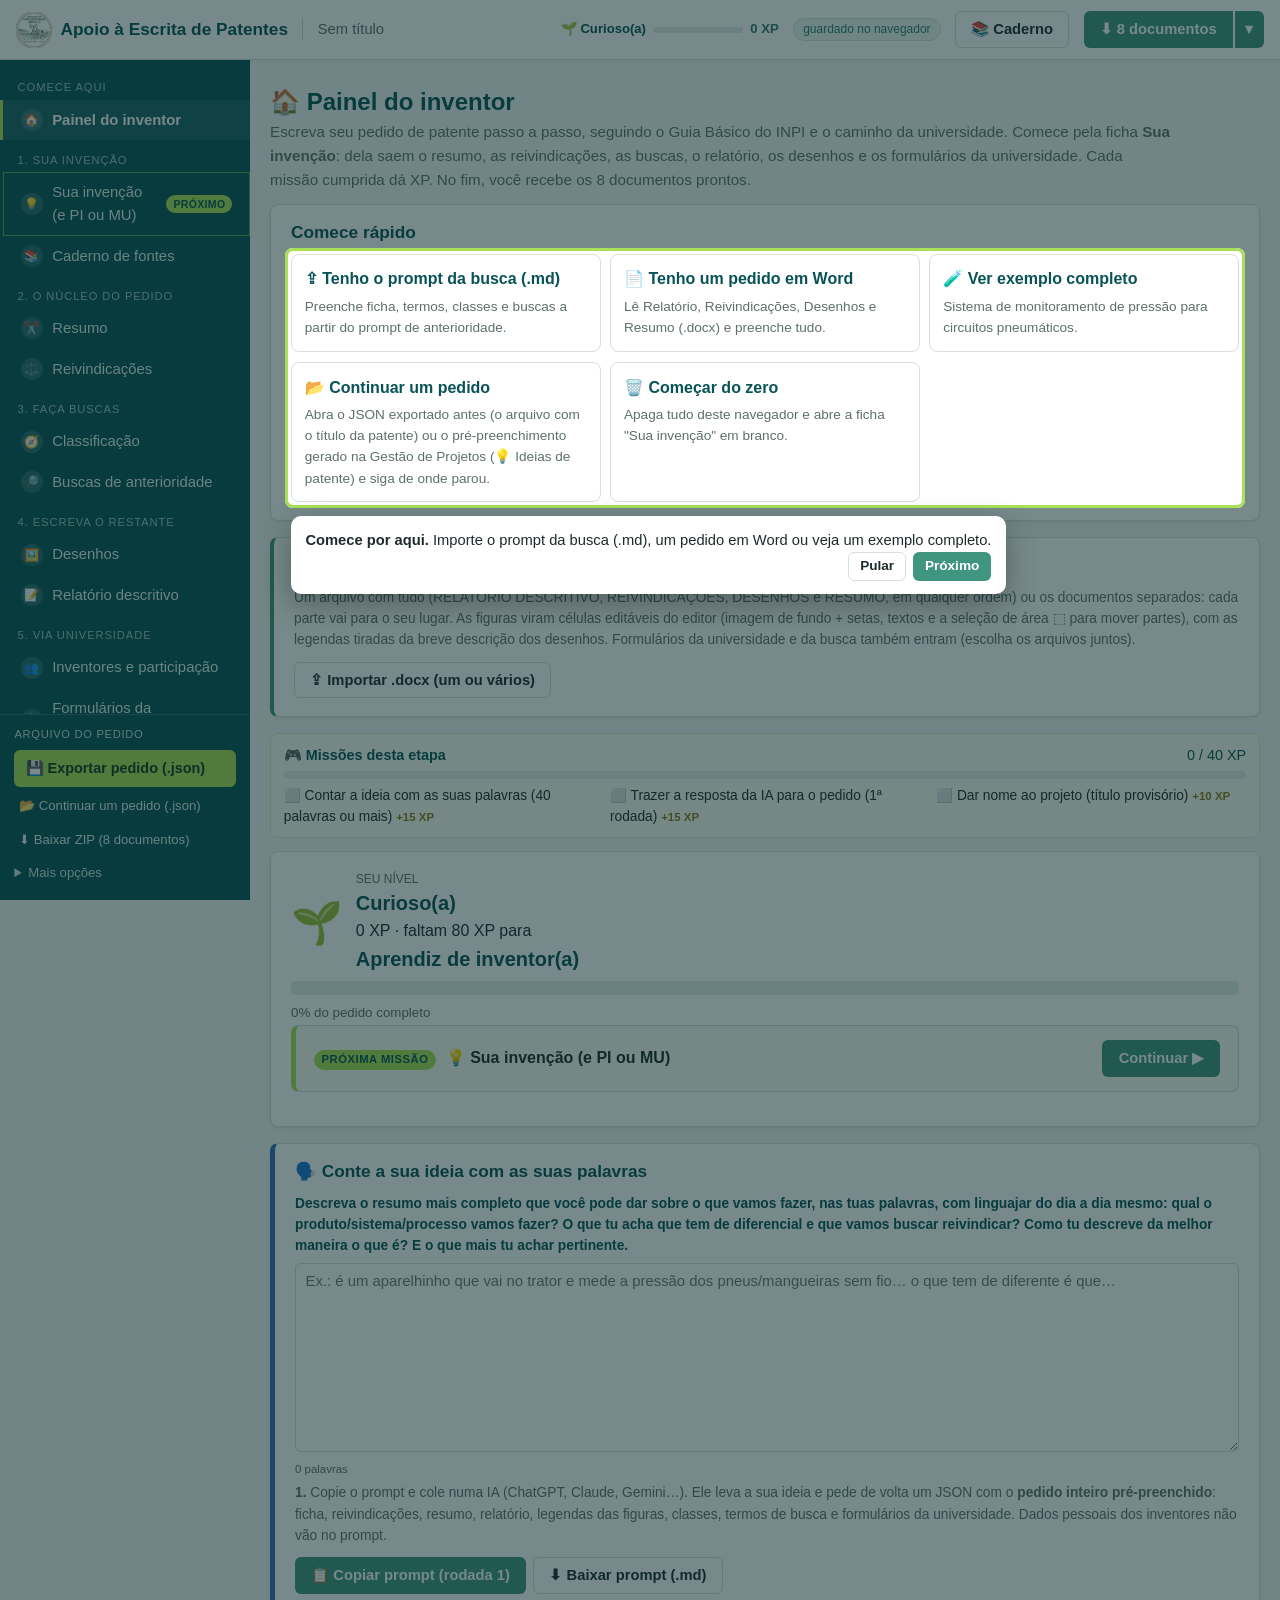
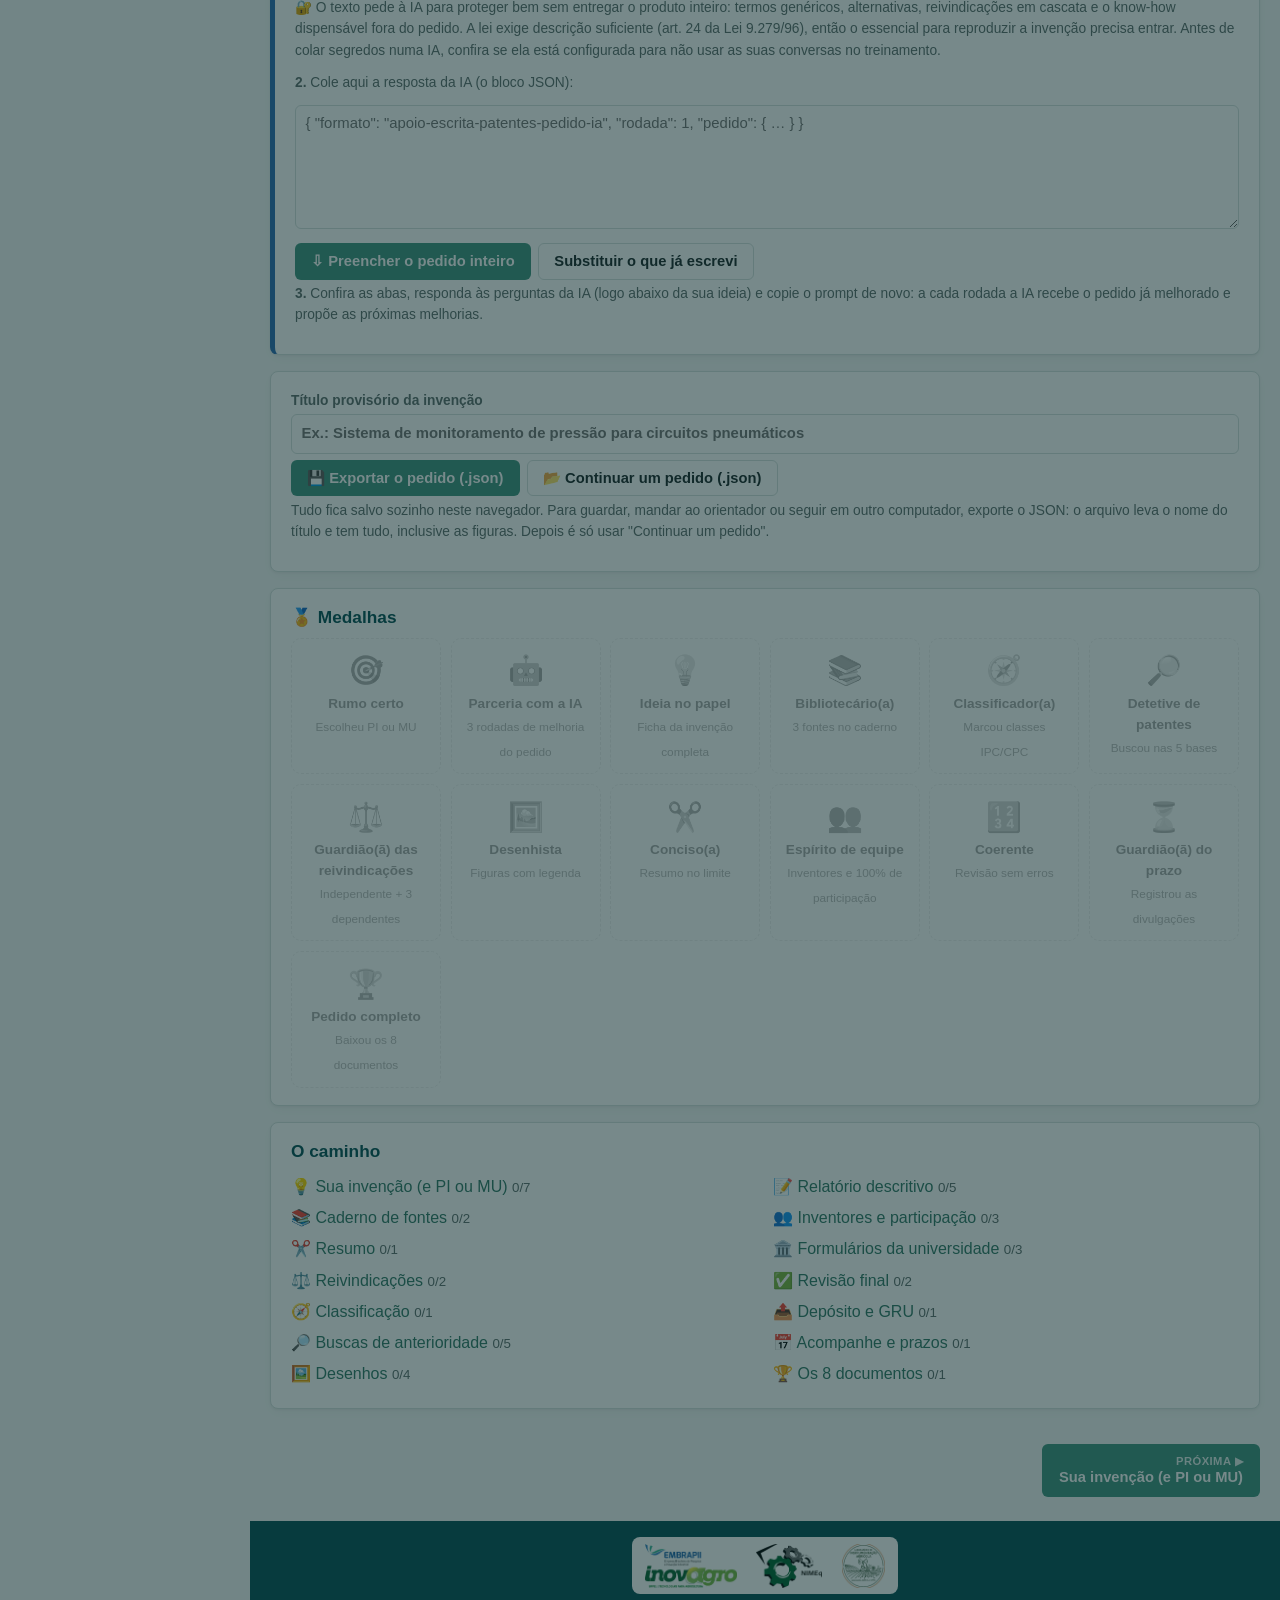
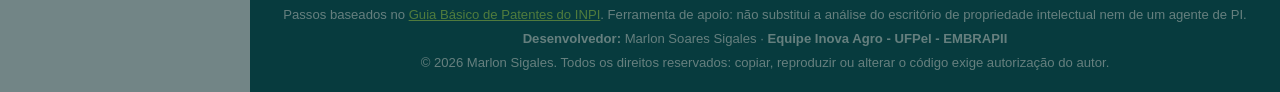
<file: index.html>
<!DOCTYPE html>
<!-- © 2026 Apoio à Escrita de Patentes — Inova Agro UFPel EMBRAPII. Todos os direitos reservados; copiar, reproduzir ou alterar exige autorização do autor (ver LICENSE). -->
<html lang="pt-BR">
<head>
    <meta charset="UTF-8">
    <meta name="viewport" content="width=device-width, initial-scale=1.0">
    <title>Apoio à Escrita de Patentes</title>
    <meta name="description" content="Escreva seu pedido de patente passo a passo (Guia Básico do INPI), com buscas de anterioridade, classificação por aproximação, caderno de fontes e os 8 documentos prontos para a universidade e o INPI.">
    <link rel="icon" type="image/png" href="img/icone-instagri.png">
    <link rel="apple-touch-icon" href="img/icone-instagri-180.png">
    <link rel="stylesheet" href="css/style.css?v=20261116b">
    <link rel="stylesheet" href="css/patentes.css?v=20261116b">
</head>
<body>
    <header class="topbar">
        <button type="button" class="sidebar-toggle" aria-label="Abrir o menu de etapas"></button>
        <a href="#/inicio" class="topbar-marca" title="Painel">
            <img src="img/logo-instagri.png" alt="" height="36">
            <span>Apoio à Escrita de Patentes</span>
        </a>
        <span class="topbar-projeto"><span id="topbar-projeto-nome">Sem título</span></span>
        <span class="xp-topo" id="xp-topo"></span>
        <span class="topbar-selo" id="topbar-selo" title="Os dados ficam guardados neste navegador">guardado no navegador</span>
        <button type="button" class="btn btn-secondary topbar-caderno" data-acao="abrir-caderno" title="Perguntar às suas fontes">📚 Caderno</button>
        <div class="topbar-docs"><button type="button" class="btn btn-primary topbar-zip" data-acao="baixar-tudo" title="Baixar os 8 documentos e o projeto">⬇ 8 documentos</button>
            <details class="menu-docs"><summary class="btn btn-primary" title="Baixar um documento só">▾</summary><div class="menu-docs-lista"><small>Baixar um documento (.docx)</small><button type="button" data-acao="baixar-doc" data-doc="relatorio">1. Relatório Descritivo</button><button type="button" data-acao="baixar-doc" data-doc="reivindicacoes">2. Reivindicações</button><button type="button" data-acao="baixar-doc" data-doc="desenhos">3. Desenhos</button><button type="button" data-acao="baixar-doc" data-doc="resumo">4. Resumo</button><button type="button" data-acao="baixar-doc" data-doc="memorando">5. Memorando</button><button type="button" data-acao="baixar-doc" data-doc="infotec">6. Informação Tecnológica</button><button type="button" data-acao="baixar-doc" data-doc="formbusca">7. Formulário de Busca</button><button type="button" data-acao="baixar-doc" data-doc="relbusca">8. Relatório da busca</button></div></details></div>
    </header>

    <div class="app-corpo">
        <aside class="sidebar" id="sidebar">
            <nav id="sidebar-nav" aria-label="Etapas do pedido"></nav>
            <div class="sidebar-arquivo">
                <span class="sidebar-arquivo-rotulo">Arquivo do pedido</span>
                <button type="button" class="sidebar-arquivo-btn" data-acao="exportar-json" title="Salva o pedido inteiro num arquivo com o nome do título">💾 Exportar pedido (.json)</button>
                <button type="button" class="sidebar-arquivo-link" data-acao="abrir">📂 Continuar um pedido (.json)</button>
                <button type="button" class="sidebar-arquivo-link" data-acao="baixar-tudo">⬇ Baixar ZIP (8 documentos)</button>
                <details class="sidebar-arquivo-mais">
                    <summary>Mais opções</summary>
                    <div>
                        <button type="button" class="sidebar-arquivo-link" data-acao="abrir">📂 Abrir ZIP baixado antes</button>
                        <button type="button" class="sidebar-arquivo-link" data-acao="importar-md">⇪ Importar prompt de busca (.md)</button>
                        <button type="button" class="sidebar-arquivo-link" data-acao="importar-docx">📄 Importar documentos em Word (.docx)</button>
                        <button type="button" class="sidebar-arquivo-link" data-acao="exemplo" data-ex="pressao">🧪 Exemplo completo</button>
                        <button type="button" class="sidebar-arquivo-link" data-acao="novo">🗑️ Começar do zero (apagar tudo)</button>
                        <button type="button" class="sidebar-arquivo-link" data-acao="tour">❓ Como usar (tour)</button>
                    </div>
                </details>
            </div>
        </aside>
        <div class="sidebar-fundo" data-acao="fechar-menu"></div>

        <div class="app-conteudo">
            <main class="main-content" id="app" tabindex="-1"></main>
            <nav class="etapa-nav" id="etapa-nav" aria-label="Navegação entre etapas"></nav>
            <footer class="footer">
                <div class="container">
                    <div class="footer-logos">
                        <img src="img/logo-inovaagro.png" alt="EMBRAPII - Inova Agro - UFPel" height="64">
                        <img src="img/logo-nimeq.png" alt="NIMEq" height="64">
                        <img src="img/logo-instagri.png" alt="Laboratório de Instrumentação Agrícola - UFPel" height="64">
                    </div>
                    <p>Passos baseados no <a href="https://www.gov.br/inpi/pt-br/servicos/patentes/guia-basico" target="_blank" rel="noopener">Guia Básico de Patentes do INPI</a>. Ferramenta de apoio: não substitui a análise do escritório de propriedade intelectual nem de um agente de PI.</p>
                    <p class="footer-credits"><strong>Desenvolvedor:</strong> Marlon Soares Sigales · <strong>Equipe Inova Agro - UFPel - EMBRAPII</strong></p>
                    <p class="footer-credits">© 2026 Marlon Sigales. Todos os direitos reservados: copiar, reproduzir ou alterar o código exige autorização do autor.</p>
                </div>
            </footer>
        </div>

        <aside class="caderno" id="caderno" aria-label="Caderno de fontes">
            <div class="caderno-topo"><b>📚 Caderno de fontes</b><button type="button" class="btn-icone" id="caderno-fechar" title="Fechar">✕</button></div>
            <input type="search" id="caderno-q" placeholder="Pergunte às suas fontes…">
            <div id="caderno-corpo"></div>
        </aside>
    </div>

    <div class="aviso-flutuante" id="aviso" role="status" aria-live="polite"></div>
    <input type="file" id="arq" hidden>

    <script src="lib/jszip.min.js"></script>
    <script src="js/dados.js?v=20261116b"></script>
    <script src="js/ipc.js?v=20261116b"></script>
    <script src="js/buscas.js?v=20261116b"></script>
    <script src="js/fontes.js?v=20261116b"></script>
    <script src="js/redacao.js?v=20261116b"></script>
    <script src="js/preenche.js?v=20261116b"></script>
    <script src="js/simbolos.js?v=20261116b"></script>
    <script src="js/desenho.js?v=20261116b"></script>
    <script src="js/documentos.js?v=20261116b"></script>
    <script src="js/jogo.js?v=20261116b"></script>
    <script src="js/ideia.js?v=20261116b"></script>
    <script src="js/importar.js?v=20261116b"></script>
    <script src="js/exemplo.js?v=20261116b"></script>
    <script src="js/etapas.js?v=20261116b"></script>
    <script src="js/app.js?v=20261116b"></script>
</body>
</html>
</file>
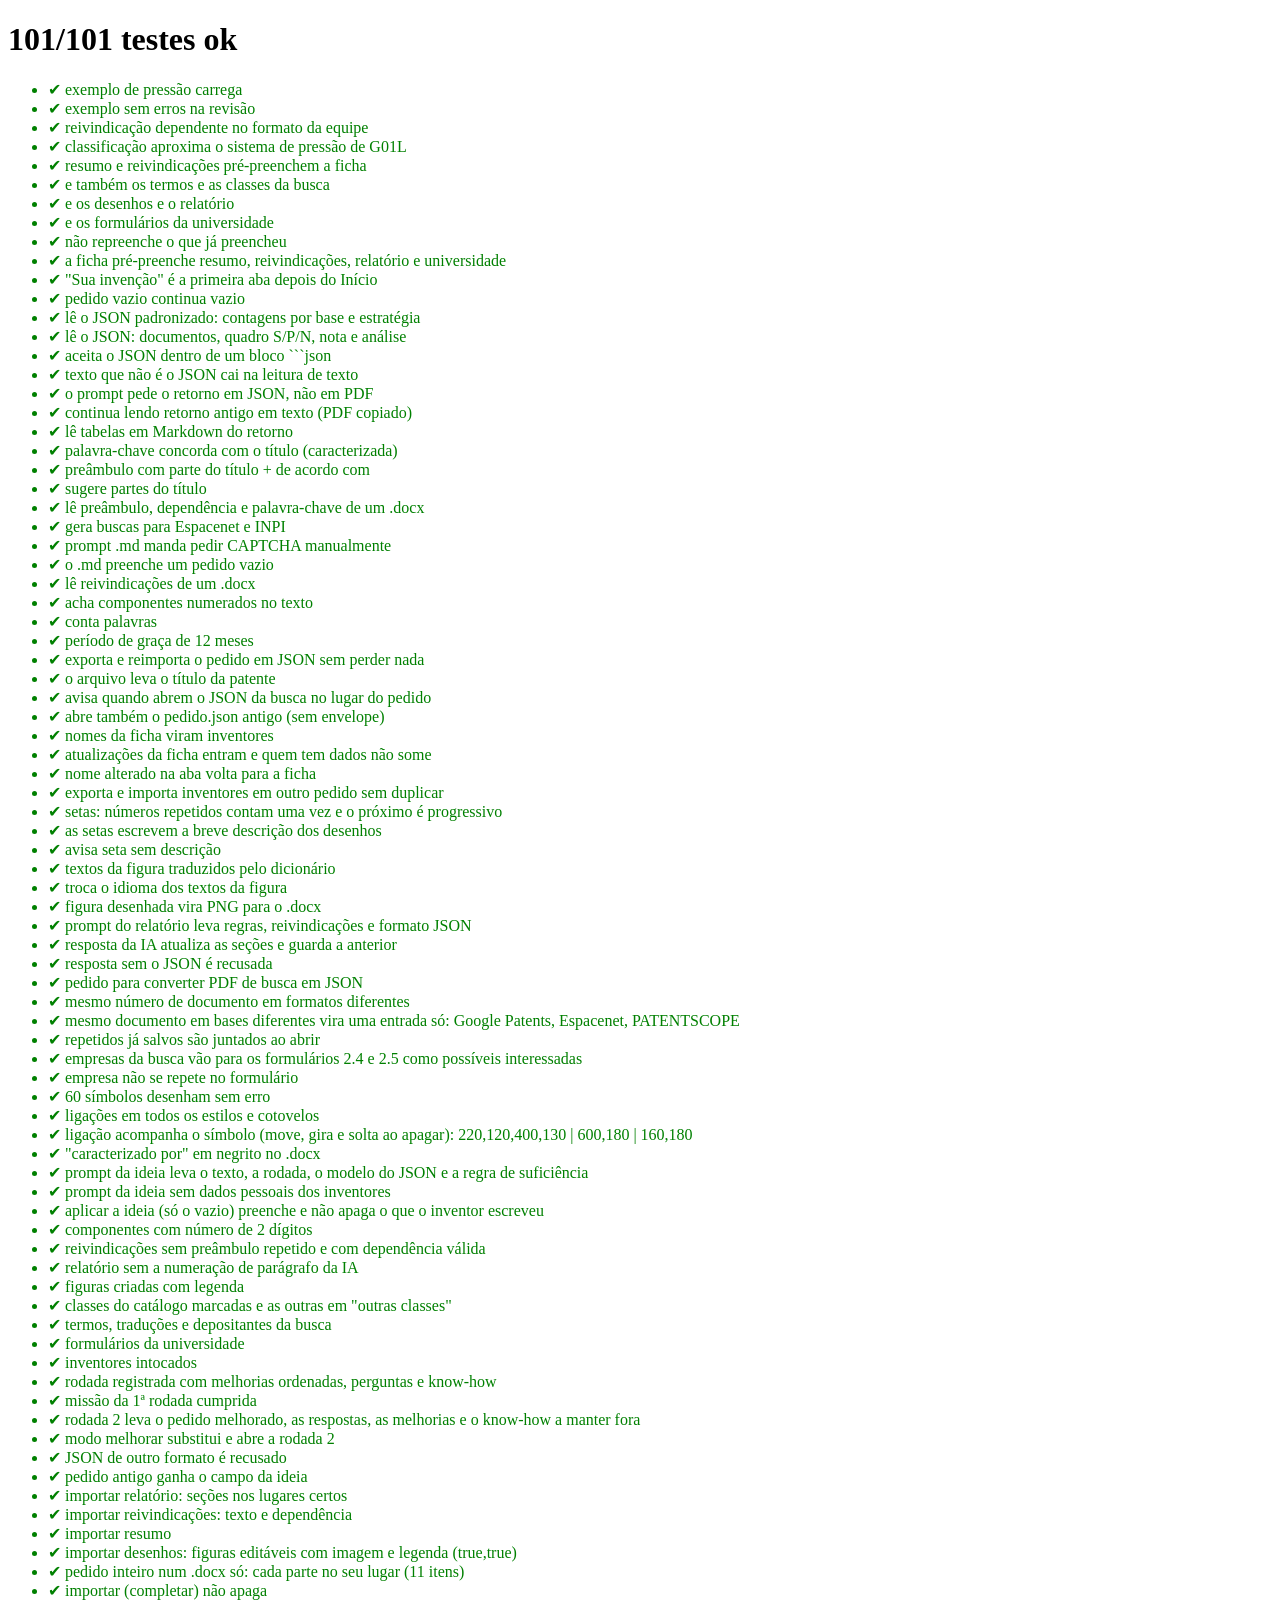
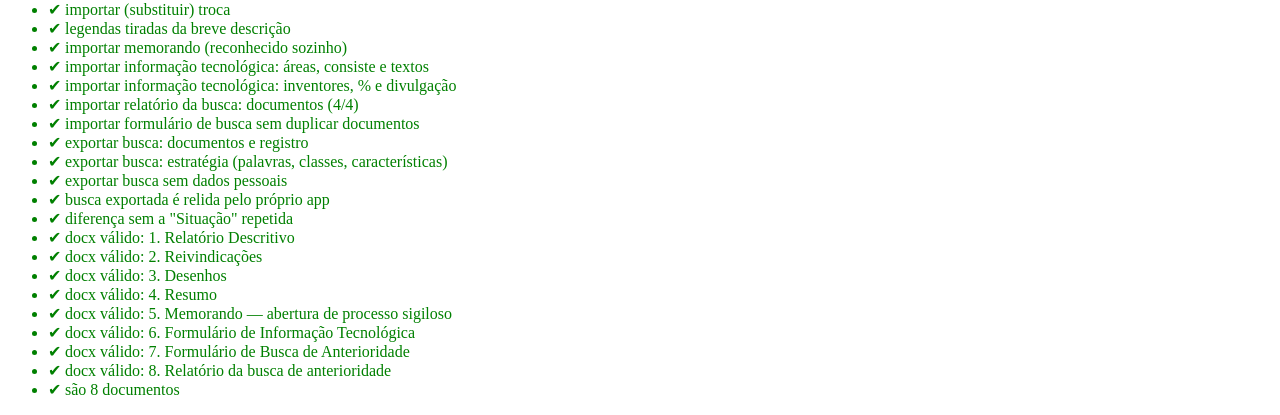
<file: tests/testes.html>
<!DOCTYPE html>
<!-- © 2026 Apoio à Escrita de Patentes — Inova Agro UFPel EMBRAPII. Todos os direitos reservados; copiar, reproduzir ou alterar exige autorização do autor (ver LICENSE). -->
<html lang="pt-BR"><head><meta charset="UTF-8"><title>Testes</title></head><body>Rodando…
<script src="../lib/jszip.min.js"></script>
<script src="../js/dados.js"></script><script src="../js/ipc.js"></script><script src="../js/buscas.js"></script><script src="../js/fontes.js"></script>
<script src="../js/redacao.js"></script><script src="../js/preenche.js"></script><script src="../js/simbolos.js"></script><script src="../js/desenho.js"></script><script src="../js/documentos.js"></script><script src="../js/jogo.js"></script><script src="../js/ideia.js"></script><script src="../js/importar.js"></script><script src="../js/exemplo.js"></script>
<script src="testes.js"></script></body></html>
</file>
<file: css/style.css>
/* © 2026 Apoio à Escrita de Patentes — Inova Agro UFPel EMBRAPII. Todos os direitos reservados; copiar, reproduzir ou alterar exige autorização do autor (ver LICENSE).
   Mesma identidade visual do Gestão de Projetos e do Sistema QFD. */

* { margin: 0; padding: 0; box-sizing: border-box; }

:root {
  --teal: #085357;
  --teal-claro: #1b6064;
  --verde: #409580;
  --verde-escuro: #337a68;
  --limao: #a8e156;
  --verde-claro: #eef7f4;
  --fundo: #f4f7f6;
  --borda: #d5e0dd;
  --texto: #1d2b2b;
  --suave: #5f6f6d;
  --perigo: #b3261e;
  --amarelo: #d4a017;
  --sidebar: 250px;
  --topbar: 60px;
}

html { scroll-padding-top: calc(var(--topbar) + 10px); }
body { font-family: 'Segoe UI', Roboto, Tahoma, Arial, sans-serif; line-height: 1.55; color: var(--texto); background: var(--fundo); overflow-x: clip; }
a { color: var(--verde-escuro); }
img { max-width: 100%; }
h1, h2, h3, h4 { color: var(--teal); line-height: 1.25; }
h2 { font-size: 1.08rem; margin-bottom: 0.6rem; }
h3 { font-size: 0.98rem; margin: 0.9rem 0 0.4rem; color: var(--verde-escuro); }
ul, ol { padding-left: 1.3rem; }
small { color: var(--suave); }
kbd { background: #fff; border: 1px solid var(--borda); border-radius: 4px; padding: 0 4px; font-size: 0.8em; }

/* ---------------- topo ---------------- */
.topbar { position: sticky; top: 0; z-index: 50; height: var(--topbar); display: flex; align-items: center; gap: 0.9rem; padding: 0 1rem;
  background: #fff; border-bottom: 1px solid var(--borda); box-shadow: 0 1px 4px rgba(0,0,0,.05); }
.topbar-marca { display: flex; align-items: center; gap: 0.55rem; text-decoration: none; color: var(--teal); font-weight: 700; font-size: 1.08rem; white-space: nowrap; }
.topbar-marca img { height: 36px; width: auto; }
.topbar-projeto { min-width: 0; flex: 1 1 auto; color: var(--suave); font-size: 0.92rem; overflow: hidden; text-overflow: ellipsis; white-space: nowrap; padding-left: 0.9rem; border-left: 1px solid var(--borda); }
.topbar-selo { font-size: 0.75rem; color: var(--verde-escuro); background: var(--verde-claro); border: 1px solid #cfe5dd; border-radius: 12px; padding: 1px 9px; white-space: nowrap; }
.topbar-zip { white-space: nowrap; }
.sidebar-toggle { display: none; border: 0; background: none; cursor: pointer; color: var(--teal); padding: 0.3rem 0.45rem; border-radius: 6px; }
.sidebar-toggle::before { content: "☰"; font-size: 1.45rem; line-height: 1; }
.sidebar-toggle:hover { background: var(--verde-claro); }

/* ---------------- corpo: menu lateral + conteúdo ---------------- */
.app-corpo { display: flex; align-items: flex-start; min-height: calc(100vh - var(--topbar)); }
.app-conteudo { flex: 1 1 auto; min-width: 0; display: flex; flex-direction: column; min-height: calc(100vh - var(--topbar)); }
.main-content { flex: 1 0 auto; padding: 0.6rem 0 1rem; outline: none; }
.container { max-width: 1240px; margin: 0 auto; padding: 0 20px; }

.sidebar { flex: 0 0 var(--sidebar); width: var(--sidebar); background: var(--teal); color: #fff; display: flex; flex-direction: column;
  position: sticky; top: var(--topbar); height: calc(100vh - var(--topbar)); height: calc(100dvh - var(--topbar)); overflow: hidden; z-index: 40; }
.sidebar nav { flex: 1 1 auto; min-height: 0; overflow-y: auto; padding: 0.5rem 0; }
.sidebar-grupo { display: block; margin: 0.7rem 1.1rem 0.2rem; font-size: 0.7rem; letter-spacing: .08em; text-transform: uppercase; color: #9fc6bf; }
.sidebar-link { display: flex; align-items: center; gap: 0.6rem; padding: 0.55rem 1.1rem; color: #e6f1ef; text-decoration: none; font-size: 0.93rem; border-left: 3px solid transparent; }
.sidebar-link:hover { background: rgba(255,255,255,.07); color: #fff; }
.sidebar-link.ativo { background: var(--teal-claro); border-left-color: var(--limao); color: #fff; font-weight: 600; }
.sidebar-num { flex: 0 0 22px; width: 22px; min-width: 22px; height: 22px; aspect-ratio: 1 / 1; border-radius: 50%; display: inline-flex; align-items: center; justify-content: center;
  font-size: 0.75rem; font-weight: 700; line-height: 1; background: rgba(255,255,255,.15); color: #fff; }
.sidebar-link.etapa-feito .sidebar-num { background: var(--verde); }
.sidebar-link.etapa-andamento .sidebar-num { background: var(--amarelo); }
.sidebar-link.etapa-proxima { box-shadow: inset 0 0 0 1px rgba(168,225,86,.55); }
.sidebar-link.etapa-proxima::after { content: "próximo"; margin-left: auto; font-size: 0.66rem; font-weight: 700; color: var(--teal); background: var(--limao);
  border-radius: 10px; padding: 1px 7px; text-transform: uppercase; letter-spacing: .03em; }
.sidebar-arquivo { flex: none; padding: 0.7rem 0.9rem 0.9rem; border-top: 1px solid rgba(255,255,255,.15); display: flex; flex-direction: column; gap: 0.4rem; }
.sidebar-arquivo-rotulo { color: #cfe4df; font-size: 0.7rem; text-transform: uppercase; letter-spacing: .06em; }
.sidebar-arquivo-estado { color: #cfe4df; font-size: 0.78rem; line-height: 1.3; overflow-wrap: anywhere; }
.sidebar-arquivo-estado span { display: block; opacity: .8; }
.sidebar-arquivo-btn { font: inherit; font-size: 0.9rem; font-weight: 700; text-align: left; cursor: pointer; border: 0; border-radius: 6px; padding: 0.45rem 0.7rem; background: var(--limao); color: #16361f; }
.sidebar-arquivo-btn:hover { filter: brightness(1.05); }
.sidebar-arquivo-mais summary { color: #cfe4df; font-size: 0.82rem; cursor: pointer; padding: 0.15rem 0; }
.sidebar-arquivo-mais div { display: flex; flex-direction: column; gap: 2px; margin-top: 0.3rem; }
.sidebar-arquivo-link { font: inherit; text-align: left; background: none; border: 0; cursor: pointer; color: #e6f1ef; font-size: 0.82rem; padding: 0.22rem 0.3rem; border-radius: 4px; }
.sidebar-arquivo-link:hover { background: rgba(255,255,255,.08); color: #fff; }
.sidebar-fundo { display: none; }
@media (min-width: 901px) and (max-height: 640px) {
  .sidebar-link { padding: 0.36rem 1.1rem; }
  .sidebar-arquivo { flex-direction: row; flex-wrap: wrap; }
  .sidebar-arquivo-rotulo, .sidebar-arquivo-estado, .sidebar-arquivo-mais { flex-basis: 100%; }
}

/* ---------------- título da página ---------------- */
.page-titulo { padding: 1.1rem 0 0.8rem; }
.page-titulo h1 { font-size: 1.5rem; display: flex; align-items: center; gap: 0.6rem; flex-wrap: wrap; }
.titulo-num { display: inline-flex; align-items: center; justify-content: center; width: 34px; height: 34px; flex: 0 0 34px; border-radius: 50%; background: var(--limao); color: var(--teal); font-size: 1.05rem; }
.page-titulo p { color: var(--suave); font-size: 0.95rem; max-width: 900px; margin-top: 0.2rem; }
.etapa-conclusao { display: flex; align-items: center; gap: 0.5rem; flex-wrap: wrap; margin-top: 0.5rem; }
.etapa-conclusao:empty { display: none; }
.etapa-selo-ok { display: inline-block; font-size: 0.82rem; font-weight: 700; color: #1f5f45; background: #e2f4ea; border: 1px solid #b9dcd2; border-radius: 12px; padding: 2px 10px; }
.etapa-conclusao-dica { font-size: 0.8rem; color: #6b7a78; }

/* ---------------- cartões e campos ---------------- */
.card { background: #fff; border: 1px solid var(--borda); border-radius: 8px; box-shadow: 0 1px 3px rgba(0,0,0,.05), 0 4px 14px rgba(0,0,0,.035);
  padding: 1.1rem 1.25rem; margin-bottom: 1rem; min-width: 0; }
.card-topo { display: flex; align-items: center; justify-content: space-between; gap: 0.6rem; flex-wrap: wrap; margin-bottom: 0.4rem; }
.card-topo h2, .card-topo h3 { margin: 0; }
.botoes { display: flex; gap: 0.45rem; flex-wrap: wrap; align-items: center; margin-top: 0.4rem; }
.card-topo .botoes { margin-top: 0; }
.nota { color: var(--suave); font-size: 0.86rem; margin: 0.2rem 0 0.7rem; }
.grade-2 { display: grid; grid-template-columns: repeat(auto-fit, minmax(min(100%, 420px), 1fr)); gap: 0 1rem; }
.grade-campos { display: grid; grid-template-columns: repeat(auto-fit, minmax(min(100%, 240px), 1fr)); gap: 0.7rem 1rem; }
.grade-campos .largo { grid-column: 1 / -1; }
label { display: block; font-size: 0.86rem; font-weight: 600; color: var(--suave); }
label > input, label > textarea, label > select { margin-top: 0.2rem; }
input[type=text], input[type=number], input[type=email], input[type=password], textarea, select {
  width: 100%; font: inherit; font-size: 0.93rem; color: var(--texto); background: #fff; border: 1px solid var(--borda); border-radius: 6px; padding: 0.45rem 0.6rem; min-width: 0; }
textarea { resize: vertical; line-height: 1.45; }
input:focus, textarea:focus, select:focus { outline: none; border-color: var(--verde); box-shadow: 0 0 0 2px rgba(64,149,128,.2); }
input[type=checkbox], input[type=radio] { accent-color: var(--verde); width: 16px; height: 16px; vertical-align: middle; }
input[type=color] { width: 46px; height: 34px; border: 1px solid var(--borda); border-radius: 6px; padding: 2px; background: #fff; display: block; margin-top: 0.2rem; }
.campo-destaque { font-size: 0.95rem; color: var(--teal); }
.campo-destaque input, .campo-destaque select { font-size: 1.05rem; padding: 0.55rem 0.7rem; margin-bottom: 0.3rem; }
.campo-inline { display: inline-flex; align-items: center; gap: 0.5rem; margin-bottom: 0.4rem; }
.campo-inline select { width: auto; margin: 0; }

.btn { display: inline-flex; align-items: center; justify-content: center; gap: 0.35rem; font: inherit; font-size: 0.92rem; font-weight: 600; line-height: 1.25; cursor: pointer; text-decoration: none;
  border-radius: 6px; padding: 0.5rem 0.95rem; border: 1px solid transparent; max-width: 100%; transition: background .15s, border-color .15s; }
.btn-primary { background: var(--verde); color: #fff; }
.btn-primary:hover { background: var(--verde-escuro); }
.btn-secondary { background: #fff; color: var(--texto); border-color: var(--borda); }
.btn-secondary:hover { border-color: var(--verde); color: var(--teal); }
.btn-danger { background: #fff; color: var(--perigo); border-color: #e7b9b5; }
.btn-danger:hover { background: #fdeceb; }
.btn-sm { padding: 0.32rem 0.7rem; font-size: 0.85rem; }
.btn-link { font: inherit; background: none; border: 0; color: var(--verde-escuro); cursor: pointer; padding: 0.15rem 0; text-align: left; font-size: 0.88rem; }
.btn-link:hover { text-decoration: underline; }
.btn-icone { font: inherit; background: none; border: 1px solid transparent; border-radius: 5px; width: 28px; height: 28px; flex: 0 0 28px; cursor: pointer; color: var(--suave); }
.btn-icone:hover:not(:disabled) { border-color: var(--borda); color: var(--perigo); background: #fff; }
.btn-icone:disabled { opacity: .3; cursor: default; }
.btn-icone.perigo:hover { color: var(--perigo); }
.chips { display: flex; flex-wrap: wrap; gap: 0.35rem; align-items: center; margin-top: 0.6rem; }
.chips-rotulo { font-size: 0.8rem; color: var(--suave); margin-right: 0.2rem; }
.chip { font: inherit; font-size: 0.82rem; border: 1px dashed #9cc7bb; background: var(--verde-claro); color: var(--teal); border-radius: 14px; padding: 0.18rem 0.7rem; cursor: pointer; max-width: 100%; text-align: left; }
.chip:hover { border-style: solid; background: #e1f2ec; }
.vazio { border: 1px dashed var(--borda); border-radius: 8px; padding: 1rem; color: var(--suave); background: #fbfdfc; text-align: center; font-size: 0.92rem; }
.vazio .btn { margin-top: 0.5rem; }
.aviso-inline { color: #8a5a00; background: #fff6df; border-left: 4px solid var(--amarelo); padding: 0.4rem 0.7rem; font-size: 0.86rem; margin: 0.4rem 0; }
details.dicas { margin-top: 0.4rem; }
details.dicas > summary { cursor: pointer; font-weight: 600; color: var(--verde-escuro); font-size: 0.9rem; }
details.dicas > div { margin-top: 0.5rem; font-size: 0.9rem; }
details.dicas li { margin-bottom: 0.25rem; }
.selo-qfd, .selo-cat { display: inline-block; font-size: 0.66rem; font-weight: 700; letter-spacing: .04em; text-transform: uppercase; border-radius: 8px; padding: 0 6px; margin-left: 4px; vertical-align: middle; }
.selo-qfd { background: #e2f4ea; color: #1f5f45; }
.selo-cat { background: #fff1c9; color: #7a5a00; }
.num-f { display: inline-block; font-size: 0.78rem; font-weight: 700; color: var(--verde); background: var(--verde-claro); border-radius: 6px; padding: 0 5px; }
.contador { font-size: 0.82rem; color: var(--suave); }
.ponto { display: inline-block; width: 10px; height: 10px; border-radius: 50%; margin-right: 5px; vertical-align: middle; }
.falta { color: #b3261e; }

/* ---------------- tabelas ---------------- */
.tabela-rolagem { overflow-x: auto; -webkit-overflow-scrolling: touch; margin: 0.3rem 0 0.6rem; }
.tabela { width: 100%; border-collapse: collapse; font-size: 0.88rem; }
.tabela th { background: var(--verde); color: #fff; text-align: left; font-weight: 700; font-size: 0.8rem; padding: 0.45rem 0.55rem; border: 1px solid #cfdcda; white-space: nowrap; }
.tabela th.fora { background: #9fb3ae; }
.tabela td { padding: 0.3rem 0.45rem; border: 1px solid #dde6e4; vertical-align: middle; }
.tabela tbody tr:nth-child(even) { background: #f7faf9; }
.tabela tfoot th, .tabela tfoot td { background: var(--verde-claro); color: var(--teal); font-weight: 700; }
.tabela input[type=text], .tabela input[type=number], .tabela select { padding: 0.3rem 0.45rem; font-size: 0.88rem; }
.tabela .col-num { text-align: right; white-space: nowrap; width: 1%; }
.tabela .col-num input { width: 5.2rem; text-align: right; }
.tabela .col-centro { text-align: center; width: 1%; }
.tabela .col-cod { white-space: nowrap; width: 1%; font-weight: 600; color: var(--teal); }
.tabela .col-acao { width: 1%; }
.tabela .pequeno { font-size: 0.8rem; color: var(--suave); min-width: 180px; }
.tabela-esp td:nth-child(2) { min-width: 220px; }
.tabela-esp td:nth-child(3) { min-width: 120px; }
.tabela-esp td:nth-child(4) select { min-width: 150px; }
.tabela-esp td:nth-child(7) { min-width: 180px; }
.tabela-resultado .linha-melhor td { background: #eef7d9; }
.fora { color: #9aa7a5; }
.resp { min-width: 84px; }
.resp-sim { background: #e9f6ee; } .resp-nao { background: #fdeceb; } .resp-talvez, .resp-condicional { background: #fff6df; } .resp-viavel { background: #e9f6ee; }
.ref { color: var(--teal); }

/* ---------------- listas ---------------- */
.lista-editavel { list-style: none; padding: 0; display: flex; flex-direction: column; gap: 0.35rem; }
.lista-editavel li { display: flex; gap: 0.4rem; align-items: center; }
.lista-editavel .peso { width: 5.4rem; flex: 0 0 5.4rem; text-align: right; }
.lista-incomp { list-style: none; padding: 0; margin-top: 0.5rem; }
.lista-incomp li { padding: 0.3rem 0; border-bottom: 1px solid #edf2f1; font-size: 0.9rem; display: flex; gap: 0.3rem; align-items: center; flex-wrap: wrap; }
.lista-incomp li .btn-icone { margin-left: auto; }
.checklist { list-style: none; padding: 0; }
.checklist li { margin-bottom: 0.4rem; }
.checklist label { font-weight: 400; color: var(--texto); font-size: 0.9rem; display: flex; gap: 0.5rem; align-items: flex-start; }
.checklist input { margin-top: 3px; flex: none; }
.passos-abstracao { list-style: none; padding: 0; display: grid; gap: 0.7rem; }
.passos-abstracao b { color: var(--teal); }
.incomp-form { display: flex; gap: 0.4rem; flex-wrap: wrap; align-items: center; }
.incomp-form select { flex: 1 1 180px; width: auto; }
.incomp-form input { flex: 2 1 200px; width: auto; }

/* ---------------- início ---------------- */
.comecar h2 { margin-bottom: 0.8rem; }
.comecar-opcoes { display: grid; grid-template-columns: repeat(auto-fit, minmax(min(100%, 220px), 1fr)); gap: 0.7rem; }
.opcao { font: inherit; text-align: left; cursor: pointer; text-decoration: none; color: var(--texto); background: #fbfdfc; border: 1px solid var(--borda); border-radius: 8px; padding: 0.85rem 1rem;
  display: flex; flex-direction: column; gap: 0.25rem; min-width: 0; transition: border-color .15s, box-shadow .15s; }
.opcao:hover { border-color: var(--verde); box-shadow: 0 2px 10px rgba(64,149,128,.15); }
.opcao b { color: var(--teal); font-size: 1rem; }
.opcao span { font-size: 0.85rem; color: var(--suave); }
.proximo-passo { display: flex; align-items: center; gap: 1rem; flex-wrap: wrap; justify-content: space-between; background: #fbfdf6; border: 1px solid var(--borda);
  border-left: 5px solid var(--limao); border-radius: 8px; padding: 0.9rem 1.1rem; margin-bottom: 1rem; }
.proximo-passo-texto { flex: 1 1 320px; min-width: 0; }
.proximo-passo-rotulo { display: inline-block; font-size: 0.7rem; font-weight: 700; text-transform: uppercase; letter-spacing: .05em; background: var(--limao); color: var(--teal); border-radius: 10px; padding: 1px 8px; margin-right: 0.3rem; }
.proximo-passo-resumo { color: var(--suave); }
.proximo-passo-barra { height: 7px; background: #e3ecea; border-radius: 4px; overflow: hidden; margin: 0.5rem 0 0.25rem; max-width: 520px; }
.proximo-passo-barra i { display: block; height: 100%; background: var(--verde); }
.cartoes-etapas { display: grid; grid-template-columns: repeat(auto-fill, minmax(min(100%, 230px), 1fr)); gap: 0.6rem; margin-bottom: 1rem; }
.cartao-etapa { display: flex; gap: 0.6rem; align-items: flex-start; text-decoration: none; color: var(--texto); background: #fff; border: 1px solid var(--borda); border-left: 4px solid #c9d6d3; border-radius: 8px; padding: 0.65rem 0.8rem; min-width: 0; }
.cartao-etapa:hover { border-color: var(--verde); }
.cartao-etapa .sidebar-num { background: #c9d6d3; margin-top: 2px; }
.cartao-etapa.estado-feito { border-left-color: var(--verde); } .cartao-etapa.estado-feito .sidebar-num { background: var(--verde); }
.cartao-etapa.estado-andamento { border-left-color: var(--amarelo); } .cartao-etapa.estado-andamento .sidebar-num { background: var(--amarelo); }
.cartao-etapa b { display: block; color: var(--teal); font-size: 0.95rem; }
.cartao-etapa small { display: block; font-size: 0.8rem; }
details.sobre > summary { cursor: pointer; }
details.sobre > summary h2 { display: inline; }
.fluxo-metodo { counter-reset: f; list-style: none; padding: 0; display: grid; grid-template-columns: repeat(auto-fit, minmax(min(100%, 250px), 1fr)); gap: 0.6rem; margin: 0.8rem 0; }
.fluxo-metodo li { counter-increment: f; background: var(--verde-claro); border-radius: 8px; padding: 0.7rem 0.8rem 0.7rem 2.6rem; position: relative; font-size: 0.86rem; }
.fluxo-metodo li::before { content: counter(f); position: absolute; left: 0.7rem; top: 0.7rem; width: 24px; height: 24px; border-radius: 50%; background: var(--verde); color: #fff; font-weight: 700; display: flex; align-items: center; justify-content: center; font-size: 0.8rem; }
.fluxo-metodo b { display: block; color: var(--teal); }

/* ---------------- função global ---------------- */
.fluxos-coluna { background: #fff; border: 1px solid var(--borda); border-radius: 8px; padding: 1rem 1.1rem; margin-bottom: 1rem; min-width: 0; }
.fluxos-coluna h3 { margin-top: 0; font-size: 1.05rem; color: var(--teal); }
.fluxo-tipo { margin-bottom: 0.7rem; }
.fluxo-tipo h4 { font-size: 0.86rem; display: flex; align-items: center; gap: 0.4rem; color: var(--suave); margin-bottom: 0.25rem; }
.fluxo-energia h4 { color: #b5462f; } .fluxo-material h4 { color: var(--teal); } .fluxo-sinal h4 { color: #2f6fb3; }
.fluxo-item { display: flex; gap: 0.3rem; margin-bottom: 0.3rem; }
.caixa-preta-area { overflow-x: auto; }
.caixa-preta { width: 100%; max-width: 760px; min-width: 520px; height: auto; display: block; margin: 0 auto; }
.legenda-fluxos { display: flex; gap: 1rem; flex-wrap: wrap; font-size: 0.82rem; color: var(--suave); }
.legenda-fluxos span { display: inline-flex; align-items: center; gap: 0.3rem; }

/* ---------------- estrutura: abas e editor ---------------- */
.abas-estruturas { display: flex; gap: 0.35rem; flex-wrap: wrap; border-bottom: 1px solid var(--borda); padding-bottom: 0.6rem; margin-bottom: 0.7rem; }
.aba { font: inherit; font-size: 0.9rem; cursor: pointer; border: 1px solid var(--borda); background: #fff; border-radius: 16px; padding: 0.3rem 0.85rem; color: var(--texto); max-width: 100%; }
.aba.ativa { background: var(--teal); color: #fff; border-color: var(--teal); }
.estrutura-campos { display: grid; grid-template-columns: minmax(min(100%, 200px), 1fr) minmax(min(100%, 300px), 2fr); gap: 0.6rem 1rem; }
.card-editor { padding: 0.7rem; }
.arvore-funcoes, .arvore-funcoes ol { list-style: none; padding-left: 1rem; }
.arvore-funcoes { padding-left: 0; }
.arvore-funcoes li { margin: 0.18rem 0; }
.tag-nivel { font-size: 0.72rem; color: var(--suave); background: #f0f4f3; border-radius: 8px; padding: 0 6px; margin-left: 4px; }

.editor-diagrama { display: flex; flex-direction: column; gap: 0.45rem; }
.dg-barra { display: flex; gap: 0.5rem 1rem; flex-wrap: wrap; align-items: center; }
.dg-grupo { display: flex; gap: 0.3rem; flex-wrap: wrap; align-items: center; }
.dg-rotulo { font-size: 0.82rem; color: var(--suave); font-weight: 600; }
.dg-tipo.ativo { color: #fff; }
.dg-tipo-energia.ativo { background: #b5462f; border-color: #b5462f; }
.dg-tipo-material.ativo { background: var(--teal); border-color: var(--teal); }
.dg-tipo-sinal.ativo { background: #2f6fb3; border-color: #2f6fb3; }
.dg-menu { position: relative; }
.dg-menu > summary { list-style: none; }
.dg-menu > summary::-webkit-details-marker { display: none; }
.dg-menu > div { position: absolute; z-index: 20; top: calc(100% + 4px); left: 0; background: #fff; border: 1px solid var(--borda); border-radius: 8px; box-shadow: 0 6px 18px rgba(0,0,0,.12); display: flex; flex-direction: column; min-width: 190px; padding: 0.3rem; }
.dg-menu > div button { font: inherit; font-size: 0.88rem; text-align: left; background: none; border: 0; padding: 0.4rem 0.6rem; border-radius: 5px; cursor: pointer; }
.dg-menu > div button:hover { background: var(--verde-claro); }
.dg-trilha { display: flex; flex-wrap: wrap; gap: 0.2rem 0.35rem; align-items: center; font-size: 0.85rem; color: var(--suave); }
.dg-trilha button { font: inherit; background: none; border: 0; color: var(--verde-escuro); cursor: pointer; padding: 0.1rem 0.25rem; border-radius: 4px; }
.dg-trilha button:hover { background: var(--verde-claro); }
.dg-trilha button.atual { color: var(--teal); font-weight: 700; background: var(--verde-claro); }
.dg-aviso { min-height: 1.3em; font-size: 0.85rem; color: #7a5a00; }
.dg-aviso:empty { min-height: 0; }
.dg-aviso.pisca { color: var(--perigo); }
.dg-corpo { display: grid; grid-template-columns: minmax(0, 1fr) 280px; gap: 0.6rem; }
.dg-tela { position: relative; min-width: 0; }
.dg-svg { display: block; width: 100%; height: clamp(380px, 64vh, 680px); background: #fff; border: 1px solid var(--borda); border-radius: 8px; touch-action: none; user-select: none; -webkit-user-select: none; cursor: grab; outline: none;
  background-image: radial-gradient(#e4ebe9 1px, transparent 1px); background-size: 20px 20px; font-family: 'Segoe UI', Roboto, Arial, sans-serif; }
.dg-svg:focus-visible { box-shadow: 0 0 0 2px rgba(64,149,128,.35); }
.dg-svg:active { cursor: grabbing; }
.dg-modo-ligar .dg-svg { cursor: crosshair; }
.dg-no { cursor: move; }
.dg-modo-ligar .dg-no, .dg-modo-ligar .dg-porta { cursor: pointer; }
.dg-modo-ligar .dg-no:hover rect:first-of-type { stroke: var(--amarelo); }
.dg-lig { cursor: pointer; }
.dg-redim { cursor: nwse-resize; }
.dg-legenda { position: absolute; left: 8px; bottom: 8px; display: flex; gap: 0.7rem; flex-wrap: wrap; background: rgba(255,255,255,.9); border: 1px solid var(--borda); border-radius: 6px; padding: 0.2rem 0.5rem; font-size: 0.76rem; color: var(--suave); pointer-events: none; }
.dg-legenda span { display: inline-flex; align-items: center; gap: 0.25rem; }
.dg-painel { background: #fbfdfc; border: 1px solid var(--borda); border-radius: 8px; padding: 0.8rem; font-size: 0.88rem; min-width: 0; overflow-y: auto; max-height: clamp(380px, 64vh, 680px); }
.dg-painel h4 { color: var(--teal); font-size: 0.95rem; margin-bottom: 0.2rem; }
.dg-painel label { margin-top: 0.5rem; }
.dg-painel small { font-weight: 400; }
.dg-tag { font-size: 0.8rem; color: var(--suave); margin-bottom: 0.3rem; overflow-wrap: anywhere; }
.dg-acoes { display: flex; gap: 0.35rem; flex-wrap: wrap; margin-top: 0.7rem; }
.dg-dica { font-size: 0.8rem; color: var(--suave); margin-top: 0.6rem; }
.dg-ajuda { padding-left: 1.1rem; font-size: 0.82rem; margin-bottom: 0.6rem; }
.dg-ajuda li { margin-bottom: 0.25rem; }
.dg-alerta { background: #fff6df; border-left: 4px solid var(--amarelo); padding: 0.4rem 0.6rem; font-size: 0.82rem; margin: 0.5rem 0; }
.dg-sugestoes { display: flex; flex-wrap: wrap; gap: 0.3rem; }
.dg-tipos { border: 0; margin-top: 0.5rem; }
.dg-tipos legend { font-size: 0.86rem; font-weight: 600; color: var(--suave); }
.dg-radio { display: flex !important; align-items: center; gap: 0.4rem; font-weight: 400 !important; color: var(--texto) !important; margin-top: 0.25rem !important; cursor: pointer; }

/* ---------------- princípios ---------------- */
.grade-principios { display: grid; grid-template-columns: repeat(auto-fill, minmax(min(100%, 290px), 1fr)); gap: 0.7rem; }
.principio { display: flex; flex-direction: column; border: 1px solid var(--borda); border-radius: 8px; background: #fbfdfc; overflow: hidden; min-width: 0; }
.principio-foto { position: relative; height: 130px; background: #f0f4f3; display: flex; align-items: center; justify-content: center; }
.principio-foto img { max-height: 130px; width: 100%; object-fit: contain; background: #fff; }
.foto-vazia { font: inherit; border: 0; background: none; cursor: pointer; color: var(--suave); display: flex; flex-direction: column; align-items: center; gap: 0.15rem; font-size: 1.5rem; width: 100%; height: 100%; }
.foto-vazia span { font-size: 0.8rem; }
.foto-vazia:hover { background: var(--verde-claro); color: var(--teal); }
.foto-acoes { position: absolute; right: 6px; bottom: 6px; display: flex; gap: 4px; }
.foto-acoes button { font: inherit; font-size: 0.75rem; border: 1px solid var(--borda); background: rgba(255,255,255,.92); border-radius: 5px; padding: 1px 7px; cursor: pointer; }
.principio-campos { padding: 0.6rem; display: flex; flex-direction: column; gap: 0.4rem; }
.principio-linha { display: flex; gap: 0.35rem; align-items: center; }
.principio-linha input { font-weight: 600; }
.ordem { flex: 0 0 22px; width: 22px; height: 22px; border-radius: 50%; background: var(--teal); color: #fff; font-size: 0.75rem; font-weight: 700; display: flex; align-items: center; justify-content: center; }
.principio-acoes { display: flex; gap: 0.2rem; justify-content: flex-end; }
.principio-novo { font: inherit; border: 2px dashed var(--borda); background: none; border-radius: 8px; color: var(--verde-escuro); font-weight: 600; cursor: pointer; min-height: 120px; }
.principio-novo:hover { border-color: var(--verde); background: var(--verde-claro); }
.img-faltando { font-size: 0.75rem; color: var(--suave); }

/* ---------------- matriz morfológica ---------------- */
.variantes { display: flex; gap: 0.4rem; flex-wrap: wrap; margin-bottom: 0.6rem; }
.variante { font: inherit; display: inline-flex; align-items: center; gap: 0.45rem; cursor: pointer; border: 2px solid var(--borda); background: #fff; border-radius: 20px; padding: 0.3rem 0.85rem 0.3rem 0.5rem; font-size: 0.9rem; font-weight: 600; color: var(--texto); max-width: 100%; }
.variante b { width: 14px; height: 14px; border-radius: 50%; background: var(--cor); flex: none; }
.variante small { font-weight: 400; font-size: 0.75rem; }
.variante.ativa { border-color: var(--cor); box-shadow: 0 0 0 2px color-mix(in srgb, var(--cor) 25%, transparent); }
.variante-edicao { display: grid; grid-template-columns: minmax(min(100%, 180px), 1fr) minmax(min(100%, 260px), 2fr) auto auto; gap: 0.5rem 0.8rem; align-items: end; }
.variante-edicao .botoes { margin: 0; }
.card-matriz { padding-bottom: 0.6rem; }
.mm-rolagem { overflow-x: auto; -webkit-overflow-scrolling: touch; }
.mm-envoltorio { position: relative; width: max-content; min-width: 100%; }
.matriz-morfologica { border-collapse: separate; border-spacing: 6px; position: relative; z-index: 1; }
.matriz-morfologica thead th { background: var(--verde); color: #fff; font-size: 0.8rem; padding: 0.35rem 0.5rem; border-radius: 5px; text-align: center; }
.matriz-morfologica thead th:first-child { text-align: left; }
.matriz-morfologica tbody th { background: var(--verde-claro); color: var(--teal); font-size: 0.86rem; text-align: left; padding: 0.4rem 0.6rem; border-radius: 6px; width: 190px; min-width: 150px; max-width: 220px; vertical-align: middle; }
.matriz-morfologica td { padding: 0; vertical-align: middle; }
.mm-cel { font: inherit; position: relative; width: 150px; min-height: 64px; display: flex; flex-direction: column; align-items: center; justify-content: center; gap: 0.2rem; text-align: center;
  cursor: pointer; background: rgba(255,255,255,.88); border: 1px solid var(--borda); border-radius: 8px; padding: 0.4rem; font-size: 0.82rem; color: var(--texto); }
.mm-cel:hover { border-color: var(--verde); }
.mm-cel.escolhida { border: 3px solid var(--cor); padding: calc(0.4rem - 2px); font-weight: 600; background: color-mix(in srgb, var(--cor) 8%, #fff); }
.mm-cel.conflito { outline: 2px dashed var(--perigo); outline-offset: 2px; }
.mm-cel img { max-height: 54px; max-width: 100%; object-fit: contain; }
.mm-pontos { display: flex; gap: 3px; justify-content: center; font-style: normal; }
.mm-pontos b { width: 9px; height: 9px; border-radius: 50%; display: block; }
.mm-alerta { position: absolute; top: 2px; right: 5px; font-style: normal; color: var(--perigo); }
.mm-vazia { text-align: center; }
.mm-linhas { position: absolute; left: 0; top: 0; pointer-events: none; z-index: 0; }
.combinacao { border: 1px solid var(--borda); border-radius: 8px; padding: 0.5rem 0.7rem; margin-top: 0.5rem; display: flex; gap: 0.6rem; align-items: center; justify-content: space-between; flex-wrap: wrap; }
.combinacao ol { list-style: none; padding: 0; font-size: 0.84rem; flex: 1 1 260px; display: flex; flex-wrap: wrap; gap: 0.15rem 0.8rem; }

/* ---------------- concepção ---------------- */
.grade-concepcao { display: grid; grid-template-columns: repeat(auto-fill, minmax(min(100%, 180px), 1fr)); gap: 0.6rem; }
.concepcao-item { border: 1px solid var(--borda); border-radius: 8px; overflow: hidden; background: #fbfdfc; margin: 0; }
.concepcao-item img, .sem-foto { height: 110px; width: 100%; object-fit: contain; background: #fff; display: flex; align-items: center; justify-content: center; color: #9aa7a5; font-size: 0.8rem; }
.concepcao-item figcaption { padding: 0.45rem 0.6rem; font-size: 0.8rem; color: var(--suave); }
.concepcao-item figcaption b { display: block; color: var(--texto); font-size: 0.9rem; }
.grade-esbocos { display: grid; grid-template-columns: repeat(auto-fill, minmax(min(100%, 240px), 1fr)); gap: 0.7rem; }
.esboco { position: relative; margin: 0; border: 1px solid var(--borda); border-radius: 8px; padding: 0.4rem; background: #fff; }
.esboco img { width: 100%; height: 180px; object-fit: contain; display: block; margin-bottom: 0.3rem; }
.esboco .btn-icone { position: absolute; top: 6px; right: 6px; background: #fff; }

/* ---------------- relatório ---------------- */
.relatorio-acoes { display: flex; gap: 0.5rem; flex-wrap: wrap; }
.relatorio-previa { overflow-x: auto; }

/* ---------------- navegação e rodapé ---------------- */
.etapa-nav { display: flex; justify-content: space-between; gap: 0.8rem; flex-wrap: wrap; max-width: 1240px; width: 100%; margin: 0.2rem auto 1.5rem; padding: 0 20px; }
.etapa-nav:empty { display: none; }
.etapa-nav .btn { flex-direction: column; align-items: flex-start; gap: 0; padding: 0.6rem 1rem; white-space: normal; }
.etapa-nav .btn small { font-size: 0.7rem; font-weight: 600; opacity: .85; text-transform: uppercase; letter-spacing: .04em; color: inherit; }
.etapa-nav .etapa-nav-proxima { margin-left: auto; align-items: flex-end; text-align: right; }
.footer { background: var(--teal); color: #d8e9e5; padding: 1rem 0; font-size: 0.82rem; text-align: center; margin-top: auto; }
.footer p { margin: 0.25rem 0; }
.footer a { color: var(--limao); overflow-wrap: anywhere; }
.footer-logos { display: inline-flex; gap: 1.2rem; flex-wrap: wrap; justify-content: center; background: #fff; border-radius: 8px; padding: 0.4rem 0.8rem; margin-bottom: 0.4rem; max-width: 100%; }
.footer-logos img { height: 44px; width: auto; }
.footer-credits { line-height: 1.5; }

.aviso-flutuante { position: fixed; left: 50%; bottom: 1.2rem; transform: translate(-50%, 30px); z-index: 100; max-width: min(92vw, 560px); background: var(--teal); color: #fff;
  padding: 0.65rem 1rem; border-radius: 8px; box-shadow: 0 6px 20px rgba(0,0,0,.2); font-size: 0.9rem; transition: transform .25s, opacity .25s; pointer-events: none; opacity: 0; visibility: hidden; }
.aviso-flutuante.visivel { transform: translate(-50%, 0); opacity: 1; visibility: visible; }
.aviso-flutuante.erro { background: var(--perigo); }

/* ---------------- telas menores ---------------- */
@media (max-width: 1100px) {
  .dg-corpo { grid-template-columns: 1fr; }
  .dg-painel { max-height: none; }
  .variante-edicao { grid-template-columns: 1fr 1fr; }
}
@media (max-width: 900px) {
  .sidebar-toggle { display: inline-block; }
  .sidebar { position: fixed; left: 0; top: var(--topbar); transform: translateX(-105%); transition: transform .2s; box-shadow: 4px 0 20px rgba(0,0,0,.2); }
  body.sidebar-aberta .sidebar { transform: none; }
  body.sidebar-aberta .sidebar-fundo { display: block; position: fixed; inset: var(--topbar) 0 0 0; background: rgba(0,0,0,.3); z-index: 35; }
  .container { padding: 0 14px; }
  .etapa-nav { padding: 0 14px; }
  .card { padding: 0.9rem; }
  .topbar-selo { display: none; }
}
@media (max-width: 600px) {
  .topbar { gap: 0.5rem; padding: 0 0.6rem; }
  .topbar-marca span { display: none; }
  .topbar-projeto { padding-left: 0.5rem; }
  .topbar-zip { padding: 0.4rem 0.6rem; font-size: 0.82rem; }
  .page-titulo h1 { font-size: 1.22rem; }
  .etapa-nav .btn { flex: 1 1 100%; }
  .etapa-nav .etapa-nav-proxima { order: -1; }
  .btn { white-space: normal; }
  .estrutura-campos, .variante-edicao { grid-template-columns: 1fr; }
  .dg-svg { height: 62vh; }
  .mm-cel { width: 120px; }
  .matriz-morfologica tbody th { width: 130px; min-width: 120px; }
  .footer-logos img { height: 34px; }
}

/* ---------------- impressão: na página Relatório sai só o relatório ---------------- */
@media print {
  .topbar, .sidebar, .sidebar-fundo, .etapa-nav, .footer, .aviso-flutuante { display: none !important; }
  body { background: #fff; }
  body[data-pagina="relatorio"] .page-titulo, body[data-pagina="relatorio"] .relatorio-acoes { display: none !important; }
  body[data-pagina="relatorio"] .container { max-width: none; padding: 0; }
  body[data-pagina="relatorio"] .main-content { padding: 0; }
  .relatorio-previa { overflow: visible; }
}

/* campos de texto nas tabelas não ficam espremidos (a tabela rola dentro do cartão) */
.tabela td input[type=text] { min-width: 170px; }
.tabela td:first-child input[type=text] { min-width: 260px; }

.topbar .topbar-zip { white-space: nowrap; flex: none; }

/* ---------------- tipo de projeto e preenchimento automático ---------------- */
.tipo-projeto { margin-top: 0.9rem; }
.tipo-rotulo { font-size: 0.86rem; font-weight: 600; color: var(--suave); display: block; margin-bottom: 0.35rem; }
.tipos { display: flex; flex-wrap: wrap; gap: 0.4rem; margin-bottom: 0.25rem; }
.tipo { font: inherit; font-size: 0.88rem; cursor: pointer; border: 1px solid var(--borda); background: #fff; color: var(--texto); border-radius: 18px; padding: 0.3rem 0.8rem; max-width: 100%; }
.tipo:hover { border-color: var(--verde); }
.tipo.ativo { background: var(--teal); border-color: var(--teal); color: #fff; font-weight: 600; }
.preencher { border-left: 5px solid var(--limao); }
.preencher details > summary { cursor: pointer; font-weight: 600; color: var(--verde-escuro); font-size: 0.9rem; }
.lista-preenchido { margin-top: 0.4rem; font-size: 0.88rem; }
.lista-preenchido li { margin-bottom: 0.2rem; }

/* ---------------- análises ---------------- */
.pendencias { list-style: none; padding: 0; display: flex; flex-direction: column; gap: 0.35rem; }
.pendencias li { display: flex; gap: 0.6rem; align-items: baseline; flex-wrap: wrap; padding: 0.45rem 0.6rem; border-radius: 6px; background: #f7faf9; font-size: 0.9rem; }
.pendencias li > span:nth-child(2) { flex: 1 1 260px; min-width: 0; }
.pend-sinal { flex: 0 0 20px; width: 20px; height: 20px; border-radius: 50%; display: inline-flex; align-items: center; justify-content: center; font-weight: 700; font-size: 0.78rem; color: #fff; background: #9fb3ae; }
.pend-alta { background: #fdf0ef !important; } .pend-alta .pend-sinal { background: var(--perigo); }
.pend-media { background: #fff8e6 !important; } .pend-media .pend-sinal { background: var(--amarelo); }
.pend-info .pend-sinal { background: #2f6fb3; }
.barra-maturidade { display: flex; height: 14px; border-radius: 7px; overflow: hidden; background: #e3ecea; margin: 0.3rem 0 0.5rem; }
.barra-maturidade i { display: block; height: 100%; }
.resp-mat-mercado { background: #e9f6ee; } .resp-mat-adaptar { background: #fff6df; } .resp-mat-desenvolver { background: #fdeceb; }
.chip-fixo { display: inline-flex; align-items: center; gap: 0.25rem; background: var(--verde-claro); border-radius: 14px; padding: 0 0 0 0.5rem; margin: 0.1rem 0.25rem 0.1rem 0; font-size: 0.84rem; }
.chip-fixo .btn-icone { width: 24px; height: 24px; flex-basis: 24px; }
.tabela td.pior-nos { color: var(--perigo); font-weight: 700; }

/* ---------------- IA ---------------- */
.cartao-ia { border-left: 5px solid #2f6fb3; }
.passos-ia { padding-left: 1.2rem; display: grid; gap: 0.6rem; font-size: 0.92rem; }
.passos-ia textarea { margin-top: 0.35rem; }
.ia-prompt { white-space: pre-wrap; background: #f7faf9; border: 1px solid var(--borda); border-radius: 6px; padding: 0.7rem; font-size: 0.8rem; max-height: 360px; overflow: auto; margin-top: 0.6rem; }
.principio-mais { font-size: 0.82rem; }
.principio-mais summary { cursor: pointer; color: var(--verde-escuro); }
.principio-mais p { margin-top: 0.2rem; overflow-wrap: anywhere; }
.selo-ia { background: #e3edf9; color: #1f4f86; }
.selo-qfd { background: #e2f4ea; color: #1f5f45; }
.chips-fluxo { margin-top: 0.25rem; }
.chips-fluxo .chip { font-size: 0.76rem; padding: 0.1rem 0.55rem; }

/* ---------------- foto: câmera, imagem ou desenho ---------------- */
.foto-vazia { display: flex; flex-direction: row; align-items: stretch; justify-content: center; gap: 0; font-size: 1rem; }
.foto-vazia button { font: inherit; flex: 1 1 0; border: 0; background: none; cursor: pointer; color: var(--suave); display: flex; flex-direction: column; align-items: center; justify-content: center; gap: 0.15rem; font-size: 1.35rem; }
.foto-vazia button + button { border-left: 1px dashed var(--borda); }
.foto-vazia button span { font-size: 0.76rem; }
.foto-vazia button:hover { background: var(--verde-claro); color: var(--teal); }
@media (hover: hover) and (pointer: fine) { .so-toque { display: none !important; } }

/* ---------------- esboço à mão ---------------- */
body.esb-aberto { overflow: hidden; }
.esb-fundo { position: fixed; inset: 0; z-index: 200; background: rgba(8, 40, 42, .55); display: flex; align-items: center; justify-content: center; padding: 10px; }
.esb-janela { background: #fff; border-radius: 10px; width: min(100%, 1000px); max-height: 100%; display: flex; flex-direction: column; gap: 0.5rem; padding: 0.8rem; box-shadow: 0 10px 40px rgba(0,0,0,.3); }
.esb-topo { display: flex; gap: 0.6rem; align-items: baseline; flex-wrap: wrap; color: var(--teal); }
.esb-dica { font-size: 0.82rem; color: var(--suave); }
.esb-ferramentas { display: flex; gap: 0.4rem; align-items: center; flex-wrap: wrap; }
.esb-cor { width: 32px; height: 32px; border-radius: 50%; border: 3px solid #fff; box-shadow: 0 0 0 1px var(--borda); background: var(--c, #fff); cursor: pointer; font-size: 0.9rem; }
.esb-cor.ativa { box-shadow: 0 0 0 3px var(--limao); }
.esb-espessura { display: inline-flex; align-items: center; gap: 0.3rem; font-weight: 400; }
.esb-area { flex: 1 1 auto; min-height: 0; display: flex; justify-content: center; }
.esb-area canvas { width: 100%; max-height: calc(100dvh - 200px); aspect-ratio: 3 / 2; object-fit: contain; border: 1px solid var(--borda); border-radius: 6px; touch-action: none; cursor: crosshair; background: #fff; }
.esb-rodape { display: flex; justify-content: flex-end; gap: 0.5rem; flex-wrap: wrap; }
.principio-custo { display: flex; gap: 0.35rem; }
.principio-custo select { flex: 1 1 50%; }
.principio-custo input { flex: 1 1 50%; }
.chip-bib { border-color: #b9c9e6; background: #eef3fb; color: #1f4f86; }
.links-patentes { font-size: 0.8rem; }
.cartao-bib > summary { cursor: pointer; }
.cartao-bib > summary h2 { display: inline; }
.selo-biblioteca { background: #eef3fb; color: #1f4f86; }

/* ---------------- tour ---------------- */
.tour { position: fixed; inset: 0; z-index: 300; }
.tour-foco { position: fixed; border-radius: 8px; box-shadow: 0 0 0 9999px rgba(8, 40, 42, .55); border: 3px solid var(--limao); transition: all .2s; pointer-events: none; }
.tour-balao { position: fixed; background: #fff; border-radius: 10px; padding: 0.8rem 0.9rem; box-shadow: 0 10px 30px rgba(0,0,0,.3); font-size: 0.92rem; }
.tour-balao small { color: var(--suave); }
.tour-balao p { margin: 0.2rem 0 0.6rem; }
.tour-botoes { display: flex; justify-content: flex-end; gap: 0.4rem; }
.tabela-fmea textarea { min-width: 150px; font-size: 0.84rem; }
.tabela-fmea select { min-width: 54px; padding: 0.25rem; }
.tabela-fmea tr.fmea-critico td { background: #fdf0ef; }

/* ---------------- nuvem da equipe ---------------- */
.cartao-nuvem { border-left: 5px solid #2f6fb3; }
.lista-nuvem { list-style: none; padding: 0; margin-top: 0.6rem; display: flex; flex-direction: column; gap: 0.4rem; }
.lista-nuvem li { display: flex; gap: 0.5rem; align-items: center; flex-wrap: wrap; padding: 0.45rem 0.6rem; background: #f7faf9; border-radius: 6px; }
.lista-nuvem li b { flex: 1 1 200px; min-width: 0; overflow-wrap: anywhere; }
.lista-nuvem select { width: auto; max-width: 100%; }
.nuvem-form { width: min(100%, 440px); gap: 0.6rem; }
.nuvem-form h2 { margin: 0; }
.nuvem-erro { color: var(--perigo); font-size: 0.86rem; min-height: 1.2em; margin: 0; }
/* balão de informação (ex.: "Por que o MEGA?") */
.balao-info { display: inline-block; position: relative; font-size: 0.86rem; }
.balao-info > summary { display: inline; cursor: pointer; color: #2f6fb3; font-weight: 600; list-style: none; }
.balao-info > summary::-webkit-details-marker { display: none; }
.balao-info-corpo { position: absolute; z-index: 60; left: 0; top: calc(100% + 6px); width: min(460px, calc(100vw - 40px)); background: #fff; color: var(--texto);
  border: 1px solid var(--borda); border-left: 4px solid #2f6fb3; border-radius: 8px; box-shadow: 0 8px 26px rgba(0,0,0,.18); padding: 0.7rem 0.9rem; font-weight: 400; }
.balao-info-corpo p, .balao-info-corpo li { margin: 0.25rem 0; line-height: 1.45; }
.balao-info-corpo ul { padding-left: 1.1rem; }
.balao-info-fonte { font-size: 0.78rem; color: var(--suave); }
.nuvem-form .balao-info-corpo { position: static; width: auto; box-shadow: none; margin-top: 0.4rem; }
@media (max-width: 600px) { .balao-info { display: block; } .balao-info-corpo { position: static; width: auto; margin-top: 0.4rem; } }

/* ---------------- evoluir e avaliar concepções (Reis 2.6 e 2.7) ---------------- */
.grade-evolucao { display: grid; grid-template-columns: repeat(auto-fill, minmax(min(100%, 320px), 1fr)); gap: 0.8rem; }
.evolucao { border: 1px solid var(--borda); border-top: 4px solid var(--cor); border-radius: 8px; padding: 0.7rem; background: #fbfdfc; min-width: 0; }
.evolucao h3 { margin: 0 0 0.3rem; color: var(--teal); }
.evolucao-esboco { position: relative; margin-top: 0.6rem; height: 130px; background: #f0f4f3; border-radius: 6px; display: flex; align-items: center; justify-content: center; overflow: hidden; }
.evolucao-esboco img { max-height: 130px; width: 100%; object-fit: contain; background: #fff; }
.evolucao-esboco .btn-icone { position: absolute; top: 6px; right: 6px; background: #fff; }
.tabela-final .ponto-fraco { background: #fdeceb !important; }
.resp-n1, .resp-n2 { background: #fdeceb; } .resp-n4, .resp-n5 { background: #e9f6ee; }
.recomendacao { display: flex; gap: 0.5rem; align-items: center; flex-wrap: wrap; }
.aviso-base { background: #eef6f8; border-left: 4px solid var(--teal); padding: 0.5rem 0.7rem; border-radius: 4px; }
.revisao-alterada { background: #fff6dd; } .revisao-nova { background: #e9f6ee; } .revisao-removida { background: #fdeceb; text-decoration: line-through; }
.campo-participantes { display: block; margin: 0.4rem 0 0.6rem; } .campo-participantes input { display: block; width: 100%; max-width: 560px; box-sizing: border-box; }
.tabela-final select { min-width: 7.6rem; }
.selo-terco { display: block; font-size: 0.68rem; font-weight: 600; margin-top: 2px; text-align: right; }
.terco-superior { color: #1f5f45; } .terco-medio { color: #8a6d0b; } .terco-inferior { color: #6b7775; }

/* ---------------- projeto preliminar ---------------- */
.preenchido-auto { border-left: 4px solid var(--teal); background: #f2f9f6; }
.preenchido-auto ul { margin: 0.3rem 0 0; padding-left: 1.2rem; }
.pendencias-pagina { margin: 0 0 1rem; }
.mini-foto { position: relative; width: 64px; height: 48px; }
.mini-foto img { width: 64px; height: 48px; object-fit: cover; border-radius: 4px; background: #fff; }
.mini-foto .btn-icone { position: absolute; top: -6px; right: -6px; background: #fff; padding: 0 4px; }
.foto-vazia.mini { display: flex; gap: 2px; width: auto; min-height: 0; }
.foto-vazia.mini button { padding: 4px 6px; font-size: 0.9rem; min-height: 36px; }
.tabela-portadores tr.papel-determinante td:first-child { box-shadow: inset 4px 0 0 #2f7d57; }
.leiaute.escolhido { box-shadow: 0 0 0 2px #2f7d57; }
.titulo-campo { font-weight: 700; font-size: 1.02rem; color: var(--teal); border: 1px solid transparent; background: transparent; width: 100%; min-width: 0; }
.titulo-campo:hover, .titulo-campo:focus { border-color: var(--borda); background: #fff; }
.grafico-te { display: flex; gap: 1rem; align-items: center; flex-wrap: wrap; margin-top: 0.8rem; }
.grafico-te p { flex: 1 1 220px; margin: 0; }
.selo-det { color: #2f7d57; font-weight: 600; }
.chip.chip-ativo { background: #e3f3eb; border-color: #2f7d57; color: #1f5f45; font-weight: 600; }
.ciclo { list-style: none; padding: 0; margin: 0; display: grid; gap: 0.5rem; }
.ciclo li { border: 1px solid var(--borda); border-left: 5px solid #c9d5d2; border-radius: 6px; padding: 0.5rem 0.7rem; display: grid; gap: 0.35rem; }
.ciclo li.ciclo-feito { border-left-color: #2f7d57; background: #f3faf6; }
.ciclo li.ciclo-reprovou { border-left-color: #c0392b; background: #fdf3f2; }
.ciclo-linha { display: flex; gap: 0.5rem; align-items: center; flex-wrap: wrap; }
.ciclo-linha b { flex: 1 1 180px; }
.ciclo input[type=text] { width: 100%; box-sizing: border-box; }
.custo-resumo { margin-top: 0.6rem; font-size: 1rem; }
.resumo-adeq { display: flex; gap: 0.5rem; margin-bottom: 0.5rem; }
.resumo-adeq span { padding: 0.25rem 0.7rem; border-radius: 999px; font-weight: 700; }
.adeq-ok { background: #e3f3eb; color: #1f5f45; } .adeq-x { background: #fdeceb; color: #a12a1e; } .adeq-q { background: #eef1f0; color: #55625f; }
.tabela-adeq tr.adeq-ok td:first-child { box-shadow: inset 4px 0 0 #2f7d57; }
.tabela-adeq tr.adeq-x td:first-child { box-shadow: inset 4px 0 0 #c0392b; }
.tabela-check td:nth-child(2) { min-width: 220px; }
.tabela-check tr.linha-alerta td { background: #fff4f2; }
.resp-na { background: #eef1f0; }
.tabela-partes input[type=text] { min-width: 7rem; }
.cartao-prelim .cartoes-etapas { margin-top: 0.6rem; }
.sidebar-link.etapa-prelim .sidebar-num { font-size: 0.7rem; }
.link-ia { margin: 0 0 0.6rem; font-size: 0.9rem; } .link-ia a { color: var(--teal); }
.leiaute .card-topo { flex-wrap: nowrap; align-items: center; } .leiaute .card-topo .btn-icone { flex: none; }
.tabela-adeq .col-meta { white-space: nowrap; } .tabela-adeq select { min-width: 8.6rem; }
/* telas estreitas: tabelas do preliminar viram cartões (sem rolar para o lado) */
@media (max-width: 680px) {
  .tabela-check thead, .tabela-partes thead, .tabela-adeq thead { display: none; }
  .tabela-check, .tabela-check tbody, .tabela-check tr, .tabela-check td,
  .tabela-partes, .tabela-partes tbody, .tabela-partes tr, .tabela-partes td,
  .tabela-adeq, .tabela-adeq tbody, .tabela-adeq tr, .tabela-adeq td { display: block; width: 100%; box-sizing: border-box; }
  .tabela-check tr, .tabela-partes tbody tr, .tabela-adeq tr { border: 1px solid var(--borda); border-radius: 8px; margin-bottom: 0.6rem; padding: 0.4rem 0.5rem; background: #fff; }
  .tabela-check td, .tabela-partes td, .tabela-adeq td { border: 0 !important; padding: 0.2rem 0 !important; min-width: 0 !important; }
  .tabela-partes td[data-rotulo]:not([data-rotulo=""])::before, .tabela-adeq td[data-rotulo]::before { content: attr(data-rotulo); display: block; font-size: 0.72rem; color: #55625f; text-transform: uppercase; letter-spacing: .04em; }
  .tabela-partes tfoot, .tabela-partes tfoot tr { display: block; } .tabela-partes tfoot th, .tabela-partes tfoot td { display: inline-block; border: 0; }
  .tabela-check select, .tabela-check input, .tabela-partes input, .tabela-partes select, .tabela-adeq input, .tabela-adeq select { width: 100% !important; }
  .tabela-adeq .col-meta { white-space: normal; }
}
@media (max-width: 680px) {
  .tabela-partes tbody tr { display: grid !important; grid-template-columns: 1fr 1fr; column-gap: 0.6rem; }
  .tabela-partes tbody td:first-child { grid-column: 1 / -1; }
  .tabela-partes td input, .tabela-adeq td input { max-width: none !important; min-width: 0 !important; }
  .tabela-partes td.col-acao { text-align: right; }
}
@media (max-width: 680px) { .tabela-partes td, .tabela-adeq td, .tabela-check td { width: auto !important; } }
.indicacao { display: flex; gap: 0.4rem; align-items: center; flex-wrap: wrap; margin-top: 0.3rem; } .ind-ok small { color: #1f5f45; } .ind-x small { color: #a12a1e; }

/* ---------------- onde salvar (computador ou nuvem) ---------------- */
.janela-modo { width: min(100%, 640px); overflow-y: auto; padding: 1.1rem; }
.janela-modo h2 { margin: 0; color: var(--teal); }
.opcoes-modo { display: grid; gap: 0.6rem; }
.opcoes-modo .opcao { text-align: left; }
.modo-porque { font-size: 0.88rem; background: #f3f8f6; border-radius: 8px; padding: 0.6rem 0.7rem; }
.modo-atual { margin: 0.4rem 0 0.6rem; }
.topbar-selo.selo-nuvem { cursor: pointer; }
.topbar-selo.selo-enviando { background: #fff6df; border-color: #ecd9a1; color: #7a5c00; }
.topbar-selo.selo-falta { background: #fdeceb; border-color: #f2c4bf; color: #a12a1e; }
.faixa-nuvem { position: fixed; left: 50%; bottom: 12px; transform: translateX(-50%); z-index: 150; background: #fdeceb; color: #a12a1e; border: 1px solid #f2c4bf;
  border-radius: 10px; padding: 0.5rem 0.7rem; display: flex; gap: 0.6rem; align-items: center; flex-wrap: wrap; max-width: calc(100% - 24px); box-shadow: 0 4px 16px rgba(0,0,0,.15); }
body:not(.modo-nuvem) .so-nuvem { display: none !important; }
.lista-docs { list-style: none; padding: 0; display: grid; gap: 0.35rem; }
.lista-docs label { display: inline-flex; gap: 0.45rem; align-items: center; }
@media print {
  body.imprimindo-rel .container > *:not(#relatorio-previa) { display: none !important; }
  body.imprimindo-rel .container { max-width: none; padding: 0; }
  body.imprimindo-rel .main-content { padding: 0; }
}
/* ---------------- histórico de ganho de conhecimento ---------------- */
.historico { list-style: none; padding: 0; margin: 0.6rem 0 0; display: grid; gap: 0.5rem; }
.historico li { border: 1px solid var(--borda); border-left: 5px solid #d4a017; border-radius: 6px; padding: 0.5rem 0.7rem; background: #fff; display: grid; gap: 0.35rem; }
.historico li.hist-ok { border-left-color: #2f7d57; }
.hist-topo { display: flex; gap: 0.5rem; align-items: baseline; flex-wrap: wrap; }
.hist-topo b { flex: 1 1 220px; }
.hist-topo small { color: #6b7775; }
.hist-etapa { font-size: 0.72rem; font-weight: 700; background: #e3f3eb; color: #1f5f45; border-radius: 10px; padding: 0 7px; }
.hist-mudanca { font-size: 0.85rem; color: #55625f; overflow-wrap: anywhere; }
.hist-antes { text-decoration: line-through; } .hist-depois { color: #1d2b28; font-weight: 600; }
.hist-campos { display: grid; grid-template-columns: minmax(130px, 170px) 1fr; gap: 0.5rem; }
.hist-campos textarea { width: 100%; box-sizing: border-box; }
@media (max-width: 600px) { .hist-campos { grid-template-columns: 1fr; } }
/* ---------------- rodadas de teste ---------------- */
.rodada { border: 1px solid var(--borda); border-left: 5px solid #d4a017; border-radius: 8px; padding: 0.5rem 0.8rem; margin-top: 0.6rem; background: #fff; }
.rodada.rodada-aprovado { border-left-color: #2f7d57; } .rodada.rodada-reprovado { border-left-color: #c0392b; }
.rodada > summary { cursor: pointer; display: flex; gap: 0.5rem; align-items: baseline; flex-wrap: wrap; padding: 0.2rem 0; }
.rodada > summary small { color: #6b7775; }
.rodada-conclusao { margin-left: auto; font-size: 0.82rem; font-weight: 600; color: #55625f; }
.rodada h3 { margin: 0.8rem 0 0.3rem; font-size: 0.98rem; }
.rodada textarea { width: 100%; box-sizing: border-box; }
.btn-link.perigo { color: #a12a1e; }
/* ---------------- ferramentas do preliminar ---------------- */
.calculo { border: 1px solid var(--borda); border-radius: 8px; padding: 0.6rem 0.8rem; margin-top: 0.6rem; background: #fbfdfc; }
.calculo .card-topo { flex-wrap: nowrap; align-items: center; }
.memoria { margin: 0.5rem 0 0; background: #f2f7f5; border-radius: 6px; padding: 0.5rem 0.6rem; overflow-wrap: anywhere; }
.efeitos { margin: 0.3rem 0; padding-left: 1.2rem; }
#calc-tipo { max-width: 100%; }

/* fluxo simplificado (Marwedel): soluções dos blocos */
.escolha-fluxo { margin-top: .8rem; }
.bloco-simpl .bloco-escolha { margin: .3rem 0 .6rem; }
.bloco-sugestoes ul { list-style: none; padding: 0; margin: .4rem 0 .6rem; display: grid; gap: .4rem; }
.bloco-sugestoes li { border: 1px solid #d5e0dd; border-radius: 6px; padding: .45rem .6rem; display: block; }
.bloco-sugestoes li.escolhida { border-color: #409580; background: #eef7f4; }
.bloco-sugestoes li .btn { float: right; margin-left: .5rem; }
.bloco-sugestoes small { color: #5b6b6b; }
.plano-testes td:first-child { white-space: nowrap; }
.bloco-sugestoes summary { cursor: pointer; color: #085357; font-weight: 600; margin: .3rem 0; }
.bloco-outra { display: flex; gap: .5rem; align-items: center; }
.bloco-outra input { flex: 1; min-width: 0; }
.bloco-outra .btn { white-space: nowrap; }
.passos-dev { padding-left: 1.2rem; display: grid; gap: .8rem; }
.passos-dev > li > label { display: block; margin-top: .3rem; }
.bloco-dev h3 { margin-top: 1rem; }
.bloco-dev table input, .bloco-dev table select { width: 100%; min-width: 70px; }
.abas-parte { display: flex; gap: .4rem; margin: 0 0 1rem; border-bottom: 2px solid #d5e0dd; flex-wrap: wrap; }
.aba-parte { border: 1px solid #d5e0dd; border-bottom: none; background: #f4f8f7; padding: .55rem 1rem; border-radius: 8px 8px 0 0; cursor: pointer; font-weight: 600; color: #085357; }
.aba-parte small { display: block; font-weight: 400; color: #5b6b6b; }
.aba-parte.ativa { background: #085357; color: #fff; border-color: #085357; }
.aba-parte.ativa small { color: #d9efe9; }
.cartao-aceite { border-left: 4px solid #d4a017; }
.cartao-aceite.aceite-aceito { border-left-color: #409580; }
.cartao-aceite.aceite-recusado, .cartao-aceite.aceite-alterado { border-left-color: #c0392b; }
.selo-aceite { font-size: .85rem; font-weight: 600; padding: .15rem .55rem; border-radius: 999px; background: #fdf3d8; color: #7a5a00; }
.aceite-aceito .selo-aceite { background: #e3f3ee; color: #1f5f45; }
.aceite-recusado .selo-aceite, .aceite-alterado .selo-aceite { background: #fdecea; color: #a12a1e; }
.lista-aceite { margin: .3rem 0 .6rem 1.1rem; }
.botoes-aceite { align-items: end; }
.so-leitura-eletrica .editor-diagrama, .so-leitura-eletrica .dg-tela { opacity: .92; }
</file>
<file: css/patentes.css>
/* © 2026 Apoio à Escrita de Patentes — Inova Agro UFPel EMBRAPII. Todos os direitos reservados; copiar, reproduzir ou alterar exige autorização do autor (ver LICENSE).
   Complementos do app de patentes sobre o style.css (mesma identidade do QFD e do Projeto Conceitual). */

/* ---------- XP e jogo ---------- */
.xp-topo { display: inline-flex; align-items: center; gap: .45rem; font-size: .82rem; color: var(--teal); white-space: nowrap; }
.xp-num { font-weight: 700; color: var(--verde-escuro); }
.barra-xp { display: block; height: 8px; background: #e3ecea; border-radius: 5px; overflow: hidden; margin: .35rem 0; }
.barra-xp i { display: block; height: 100%; background: linear-gradient(90deg, var(--verde), var(--limao)); transition: width .5s; }
.barra-xp.mini { width: 90px; height: 6px; margin: 0; }
.barra-xp.grande { height: 14px; }
.missoes { background: #fbfdf6; border: 1px solid #dcebc4; border-radius: 8px; padding: .6rem .8rem; margin-bottom: .8rem; }
.missoes-topo { display: flex; justify-content: space-between; font-size: .9rem; color: var(--teal); }
.missoes ul { list-style: none; padding: 0; margin: .3rem 0 0; display: grid; grid-template-columns: repeat(auto-fill, minmax(min(100%, 300px), 1fr)); gap: .15rem 1rem; }
.missoes li { font-size: .86rem; }
.missoes li.ok { color: var(--verde-escuro); }
.missoes li small { color: #8a7a20; font-weight: 700; }
.painel-jogo .nivel { display: flex; align-items: center; gap: .8rem; }
.nivel-icone { font-size: 2.6rem; line-height: 1; }
.nivel small { display: block; color: var(--suave); font-size: .75rem; text-transform: uppercase; }
.nivel b { display: block; font-size: 1.25rem; color: var(--teal); }
.medalhas { display: grid; grid-template-columns: repeat(auto-fill, minmax(150px, 1fr)); gap: .6rem; }
.medalha { border: 1px dashed var(--borda); border-radius: 10px; padding: .6rem; text-align: center; opacity: .45; filter: grayscale(1); }
.medalha.ganha { opacity: 1; filter: none; border-style: solid; border-color: #cbe5a2; background: #f7fcec; }
.medalha span { font-size: 1.8rem; display: block; }
.medalha b { display: block; font-size: .85rem; color: var(--teal); }
.medalha small { font-size: .74rem; }
.trilha { list-style: none; padding: 0; columns: 2 260px; }
.trilha li { padding: .2rem 0; break-inside: avoid; }
.trilha li a { text-decoration: none; }
.trilha li.feito a { color: var(--verde-escuro); font-weight: 600; }
.trilha li.feito a::after { content: " ✓"; }
.xp-voa { position: fixed; right: 24px; top: 70px; z-index: 300; background: var(--limao); color: var(--teal); font-weight: 800; padding: .3rem .8rem; border-radius: 14px; animation: xpvoa 1.4s ease-out forwards; pointer-events: none; }
@keyframes xpvoa { 0% { opacity: 0; transform: translateY(10px); } 20% { opacity: 1; } 100% { opacity: 0; transform: translateY(-40px); } }
.medalha-pop { position: fixed; left: 50%; top: 90px; transform: translateX(-50%); z-index: 310; display: flex; gap: .8rem; align-items: center; background: #fff; border: 2px solid var(--limao); border-radius: 12px; padding: .7rem 1.1rem; box-shadow: 0 8px 30px rgba(0,0,0,.18); animation: pop .35s ease-out; transition: opacity .5s; }
.medalha-pop.sai { opacity: 0; }
.medalha-pop > span { font-size: 2.2rem; }
.medalha-pop b { display: block; color: var(--teal); }
.medalha-pop small { display: block; color: var(--suave); }
@keyframes pop { from { transform: translateX(-50%) scale(.6); opacity: 0; } to { transform: translateX(-50%) scale(1); opacity: 1; } }
.confete { position: fixed; inset: 0; pointer-events: none; z-index: 305; overflow: hidden; }
.confete i { position: absolute; top: -12px; width: 8px; height: 12px; border-radius: 2px; animation: cai 1.8s linear forwards; }
@keyframes cai { to { transform: translateY(105vh) rotate(540deg); } }
.trofeu { display: flex; align-items: center; gap: 1rem; flex-wrap: wrap; }
.trofeu > div { flex: 1 1 260px; }
.trofeu-icone { font-size: 3rem; filter: grayscale(1); }
.trofeu.ganho .trofeu-icone { filter: none; }
.btn.grande { font-size: 1.05rem; padding: .75rem 1.3rem; }

/* ---------- campos ---------- */
.campo-rodape { display: flex; justify-content: space-between; align-items: center; gap: .4rem; flex-wrap: wrap; margin-top: .2rem; }
.campo-ferr { display: inline-flex; gap: .3rem; flex-wrap: wrap; }
.campo-ferr .chip { font-size: .76rem; padding: .1rem .55rem; }
.contador-palavras { font-weight: 400; }
.selo-guia { font-size: .68rem; font-weight: 700; background: var(--verde-claro); color: var(--verde-escuro); border: 1px solid #cfe5dd; border-radius: 10px; padding: 1px 8px; vertical-align: middle; }
.alertas { list-style: none; padding: 0; margin: .5rem 0 0; }
.alertas li { font-size: .86rem; padding: .3rem .5rem; border-radius: 6px; margin-bottom: .25rem; }
.alertas li.erro { background: #fdeceb; color: #8c1d18; }
.alertas li.aviso { background: #fff6dc; color: #6b5300; }
.alertas li a { color: inherit; text-decoration: none; }
.aviso-captcha, .aviso-privado { background: #fff8e6; border-color: #f1d48a; font-size: .9rem; }
.radios { display: flex; flex-wrap: wrap; gap: .1rem .9rem; font-weight: 400; margin-top: .25rem; }
.radios .campo-inline { margin: 0; font-weight: 400; color: var(--texto); }
.chips label.chip { display: inline-flex; gap: .3rem; align-items: center; font-weight: 400; }
.chip-fixo { border-style: solid; }
.comecar-opcoes { display: grid; grid-template-columns: repeat(auto-fit, minmax(min(100%, 230px), 1fr)); gap: .6rem; }
.comecar-opcoes .opcao { text-align: left; display: flex; flex-direction: column; gap: .25rem; padding: .8rem; border: 1px solid var(--borda); border-radius: 8px; background: #fff; cursor: pointer; font: inherit; }
.comecar-opcoes .opcao:hover, .comecar-opcoes .opcao.ativo { border-color: var(--verde); background: var(--verde-claro); }
.comecar-opcoes .opcao.ativo { box-shadow: inset 0 0 0 2px var(--verde); }
.comecar-opcoes .opcao b { color: var(--teal); }
.comecar-opcoes .opcao span { font-size: .85rem; color: var(--suave); }
.passos li { margin-bottom: .35rem; }
.medidor { position: relative; height: 22px; background: #e3ecea; border-radius: 11px; overflow: hidden; margin: .5rem 0; }
.medidor i { display: block; height: 100%; background: #e0a040; }
.medidor.ok i { background: var(--verde); }
.medidor span { position: absolute; inset: 0; display: flex; align-items: center; justify-content: center; font-size: .8rem; font-weight: 700; color: var(--teal); }
.titulo-doc { text-align: center; color: var(--teal); letter-spacing: .02em; }

/* ---------- classificação ---------- */
.lista-classes { display: flex; flex-direction: column; gap: .35rem; }
.classe { display: grid; grid-template-columns: auto 110px 1fr 120px auto; gap: .6rem; align-items: center; padding: .45rem .6rem; border: 1px solid var(--borda); border-radius: 8px; background: #fff; font-weight: 400; color: var(--texto); cursor: pointer; }
.classe.marcada { border-color: var(--verde); background: var(--verde-claro); }
.classe-cod { font-weight: 700; color: var(--teal); font-family: Consolas, monospace; }
.classe-tit small { display: block; color: var(--suave); font-size: .76rem; }
.classe-nota { position: relative; height: 16px; background: #e3ecea; border-radius: 8px; overflow: hidden; }
.classe-nota i { display: block; height: 100%; background: var(--verde); }
.classe-nota b { position: absolute; inset: 0; font-size: .72rem; display: flex; align-items: center; justify-content: center; color: #12302c; }
@media (max-width: 700px) { .classe { grid-template-columns: auto 1fr; } .classe-nota, .classe a { grid-column: 2; } }

/* ---------- buscas ---------- */
.base-busca { border: 1px solid var(--borda); border-radius: 8px; margin-bottom: .5rem; background: #fff; }
.base-busca summary { padding: .55rem .8rem; cursor: pointer; display: flex; align-items: center; gap: .5rem; }
.base-busca .bola { width: 12px; height: 12px; border-radius: 50%; display: inline-block; }
.busca { border-top: 1px solid #edf2f1; padding: .55rem .8rem; }
.busca.feita { background: #f5fbf2; }
.busca-topo { display: flex; gap: .5rem; align-items: center; }
.selo-est { display: inline-flex; width: 22px; height: 22px; border-radius: 50%; align-items: center; justify-content: center; background: var(--teal); color: #fff; font-size: .75rem; font-weight: 700; }
pre.consulta { white-space: pre-wrap; word-break: break-word; background: #f4f7f6; border: 1px solid var(--borda); border-radius: 6px; padding: .45rem .6rem; font-size: .8rem; margin: .35rem 0; font-family: Consolas, 'Courier New', monospace; }
.busca .botoes { align-items: center; }
.busca .campo-inline { font-weight: 400; font-size: .82rem; margin: 0; }
.tabela-res input[type=text] { min-width: 120px; }
.link-doc { font-size: .75rem; }

/* ---------- reivindicações, desenhos, fontes, inventores ---------- */
.reivindicacao .preambulo { font-size: .88rem; color: var(--teal); margin-bottom: .25rem; }
.reivindicacao textarea { width: 100%; }
.previa { font-style: italic; }
.grade-desenhos, .grade-fontes { display: grid; grid-template-columns: repeat(auto-fill, minmax(min(100%, 320px), 1fr)); gap: .8rem; }
.desenho img { max-height: 220px; object-fit: contain; width: 100%; background: #fff; border: 1px solid var(--borda); border-radius: 6px; }
.foto-vazia { height: 140px; display: flex; align-items: center; justify-content: center; border: 1px dashed var(--borda); border-radius: 6px; color: var(--suave); }
.fonte.inativa { opacity: .55; }
.inventor .grade-campos { grid-template-columns: repeat(auto-fit, minmax(min(100%, 200px), 1fr)); }
.lista-docs { display: flex; flex-direction: column; gap: .4rem; }
.lista-docs .doc { display: flex; align-items: center; gap: .7rem; padding: .5rem .7rem; border: 1px solid var(--borda); border-radius: 8px; background: #fff; flex-wrap: wrap; }
.doc-nome { flex: 1 1 220px; font-weight: 600; color: var(--teal); }
.doc-icone { font-size: 1.3rem; }

/* ---------- caderno lateral ---------- */
.caderno { position: fixed; top: var(--topbar); right: 0; bottom: 0; width: min(420px, 100vw); background: #fff; border-left: 1px solid var(--borda); box-shadow: -6px 0 20px rgba(0,0,0,.08);
  transform: translateX(105%); transition: transform .25s; z-index: 60; display: flex; flex-direction: column; padding: .8rem; gap: .6rem; }
body.caderno-aberto .caderno { transform: none; }
.caderno-topo { display: flex; justify-content: space-between; align-items: center; color: var(--teal); }
#caderno-q { width: 100%; padding: .55rem .7rem; border: 1px solid var(--borda); border-radius: 18px; font: inherit; }
#caderno-corpo { overflow-y: auto; flex: 1 1 auto; }
.trecho { border: 1px solid var(--borda); border-radius: 8px; padding: .55rem .7rem; margin-top: .5rem; background: #fbfdfc; }
.trecho small { color: var(--verde-escuro); font-weight: 700; }
.trecho p { font-size: .86rem; margin: .25rem 0 .4rem; }

/* ---------- janela ---------- */
.janela { position: fixed; inset: 0; background: rgba(0,0,0,.35); z-index: 400; display: flex; align-items: center; justify-content: center; padding: 16px; }
.janela-caixa { background: #fff; border-radius: 10px; padding: 1rem; width: min(760px, 100%); max-height: 90vh; overflow: auto; }
.janela-caixa textarea { width: 100%; margin: .5rem 0; font-family: Consolas, monospace; font-size: .85rem; }

@media (max-width: 900px) {
  .xp-topo .barra-xp, .topbar-selo { display: none; }
  .xp-topo b { display: none; }
}
@media (max-width: 560px) {
  .topbar-caderno, .topbar-projeto { display: none; }
  .topbar-zip { font-size: .8rem; padding: .35rem .6rem; }
  .topbar-marca span { display: none; }
}
@media print { .caderno, .topbar, .sidebar, .etapa-nav { display: none !important; } }
.tabela-res select { min-width: 4.2rem; }
.tabela-res td:nth-child(4) select { min-width: 8.5rem; }
.tabela-res td:nth-child(7) select { min-width: 7rem; }
.tabela-res td:nth-child(9) input { min-width: 220px; }
.topbar-caderno { white-space: nowrap; }
input[type=date] { display: block; width: 100%; padding: 0.42rem 0.6rem; border: 1px solid var(--borda); border-radius: 6px; font: inherit; margin-top: .2rem; background: #fff; }
.tabela input[type=date] { width: auto; margin: 0; }
/* ---------- reivindicações em 4 campos ---------- */
.reivindicacao.dependente { border-left: 4px solid #9cc7bb; margin-left: 1.2rem; }
.reivindicacao.independente { border-left: 4px solid var(--verde); }
.reivindicacao h3 small { font-weight: 400; color: var(--suave); font-size: .8rem; }
.reiv-campos { display: grid; grid-template-columns: 2fr 1fr 1fr; gap: .5rem .8rem; }
.reiv-campos .reiv-txt { grid-column: 1 / -1; }
.reiv-campos small { font-weight: 400; }
.previa-reiv { margin: .5rem 0 0; padding: .5rem .7rem; background: #f7faf9; border: 1px dashed var(--borda); border-radius: 6px; font-size: .9rem; text-align: justify; }
.pr-pre { font-weight: 700; color: var(--teal); }
.pr-dep { color: #6b5300; }
.pr-exp { font-weight: 700; color: var(--verde-escuro); text-decoration: underline; }
@media (max-width: 700px) { .reiv-campos { grid-template-columns: 1fr; } .reivindicacao.dependente { margin-left: .4rem; } }
/* ---------- editor de figuras (células) ---------- */
.fig-celula { border-left: 4px solid var(--verde); }
.fig-inserir { display: flex; justify-content: center; margin: -0.4rem 0 0.4rem; opacity: .35; transition: opacity .2s; }
.fig-inserir:hover, .fig-inserir:focus-within { opacity: 1; }
.fig-ferr { display: flex; flex-wrap: wrap; align-items: center; gap: .3rem; margin: .5rem 0; padding: .35rem; background: var(--verde-claro); border: 1px solid #cfe5dd; border-radius: 8px; }
.fig-ferr .ferr { font: inherit; font-size: 1.05rem; width: 38px; height: 34px; border: 1px solid var(--borda); background: #fff; border-radius: 6px; cursor: pointer; }
.fig-ferr .ferr.ativo { background: var(--teal); color: #fff; border-color: var(--teal); }
.fig-ferr .sep { flex: 1 1 auto; }
.fig-ferr .campo-inline { margin: 0; font-weight: 400; }
.fig-area { display: grid; grid-template-columns: 1fr 230px; gap: .6rem; align-items: start; }
.fig-tela { border: 1px solid var(--borda); border-radius: 6px; background: #fff; overflow: hidden; }
.fig-svg { display: block; width: 100%; height: auto; touch-action: none; user-select: none; cursor: crosshair; }
.fig-svg .zona { stroke: transparent; fill: transparent; cursor: move; pointer-events: all; }
.fig-svg .alca { fill: #fff; stroke: var(--verde); stroke-width: 3; cursor: grab; }
.fig-svg .alca-giro { fill: var(--limao); }
.fig-svg .selecao { fill: none; stroke: var(--verde); stroke-dasharray: 6 4; stroke-width: 2; pointer-events: none; }
.fig-svg .el.sel line, .fig-svg .el.sel text { filter: drop-shadow(0 0 2px rgba(64,149,128,.9)); }
.fig-painel { display: flex; flex-direction: column; gap: .4rem; font-size: .86rem; background: #fbfdfc; border: 1px solid var(--borda); border-radius: 6px; padding: .55rem; }
.fig-painel label { font-size: .8rem; }
.fig-sec { margin-top: .5rem; }
.fig-sec summary { cursor: pointer; padding: .3rem 0; }
@media (max-width: 800px) { .fig-area { grid-template-columns: 1fr; } }

.melhoria { margin-top: .6rem; border-top: 1px dashed var(--borda); padding-top: .4rem; }
.alertas li.ok { background: #eef7f4; color: #1f5f45; }
.fig-biblio { display: flex; flex-wrap: wrap; gap: .35rem; margin: -.2rem 0 .5rem; }
.fig-biblio details { border: 1px solid var(--borda); border-radius: 8px; background: #fff; }
.fig-biblio details[open] { flex: 1 1 100%; }
.fig-biblio summary { cursor: pointer; padding: .3rem .6rem; font-size: .86rem; font-weight: 600; }
.fig-biblio-itens { display: flex; flex-wrap: wrap; gap: .3rem; padding: .2rem .45rem .5rem; }
.fig-biblio .simb { width: 46px; height: 46px; padding: 4px; border: 1px solid var(--borda); border-radius: 6px; background: #fff; cursor: pointer; display: inline-flex; align-items: center; justify-content: center; }
.fig-biblio .simb:hover { border-color: var(--teal); }
.fig-biblio .simb.ativo { background: var(--verde-claro); border-color: var(--teal); box-shadow: 0 0 0 2px var(--teal) inset; }
.fig-painel select { max-width: 100%; }

/* ideia com as palavras do inventor (página inicial) */
#ideia > label.largo { display: block; font-weight: 600; color: var(--teal); }
#ideia > label.largo textarea { margin-top: .4rem; font-weight: 400; }
.ideia-rodada h3 { margin: .3rem 0 .4rem; }
.ideia-rodada h3 small { font-weight: 400; color: var(--suave); }
.ideia-melhorias { margin: .2rem 0 .6rem 1.2rem; font-size: .9rem; }
.ideia-melhorias li { margin: .15rem 0; }

/* baixar um documento só (topo) */
.topbar-docs { display: inline-flex; align-items: stretch; gap: 2px; position: relative; }
.topbar-docs .topbar-zip { border-top-right-radius: 0; border-bottom-right-radius: 0; }
.menu-docs > summary { list-style: none; height: 100%; border-top-left-radius: 0; border-bottom-left-radius: 0; padding: .45rem .6rem; }
.menu-docs > summary::-webkit-details-marker { display: none; }
.menu-docs-lista { position: absolute; right: 0; top: calc(100% + 4px); z-index: 200; background: #fff; border: 1px solid var(--borda); border-radius: 8px; box-shadow: 0 8px 24px rgba(0,0,0,.15); padding: .4rem; min-width: 250px; display: flex; flex-direction: column; }
.menu-docs-lista small { color: var(--suave); padding: .2rem .5rem .35rem; }
.menu-docs-lista button { text-align: left; border: 0; background: none; font: inherit; font-size: .9rem; padding: .4rem .55rem; border-radius: 6px; cursor: pointer; color: var(--texto); }
.menu-docs-lista button:hover { background: var(--verde-claro); color: var(--teal); }
.cartao-importar { border-left: 4px solid var(--verde); }
/* seleção de área no editor de figuras */
.fig-svg .area-sel { fill: rgba(64,149,128,.08); stroke: #085357; stroke-width: 2; stroke-dasharray: 8 5; vector-effect: non-scaling-stroke; cursor: move; }
</file>
